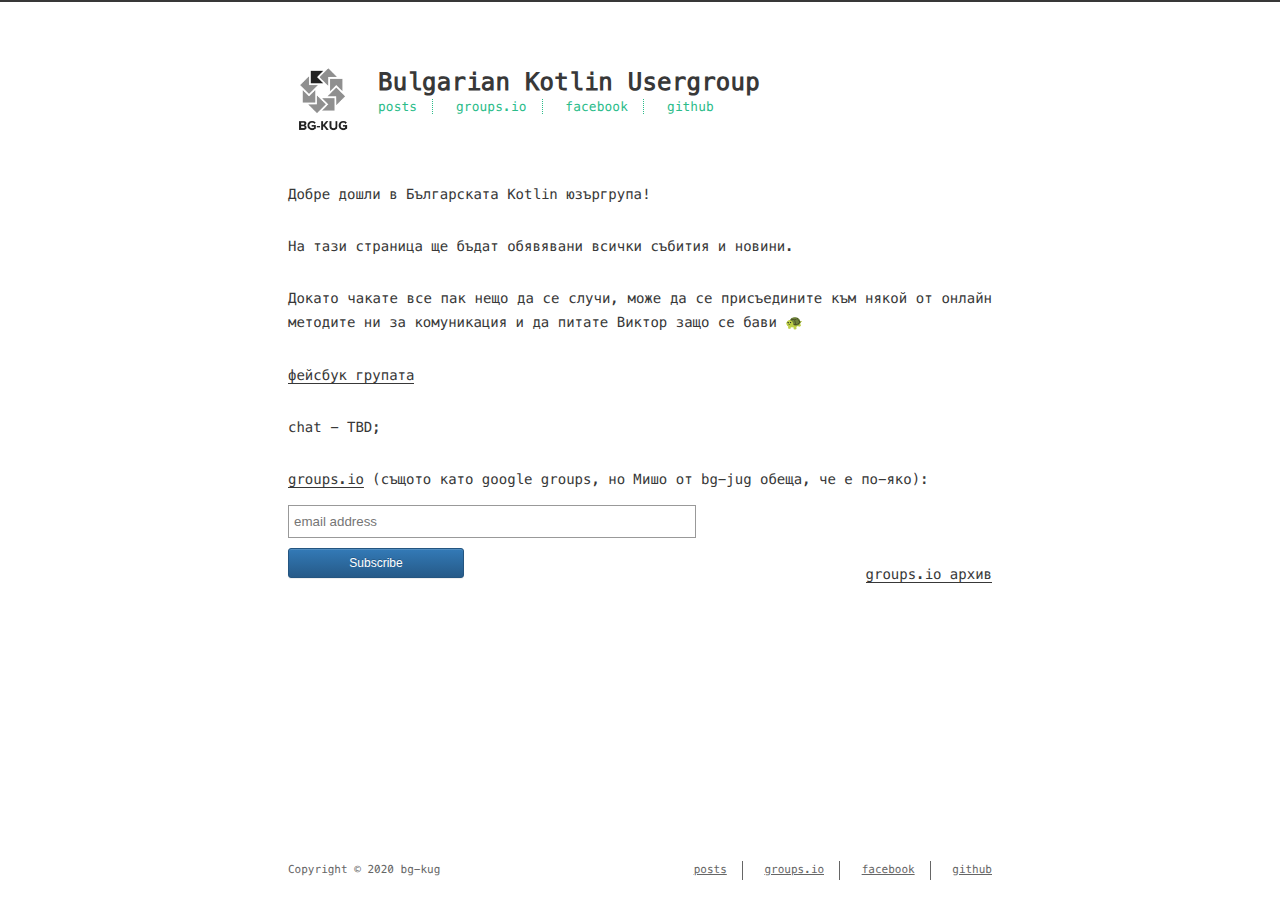
<file: index.html>
<!DOCTYPE html>
<html lang=en>
<head><meta name="generator" content="Hexo 3.9.0">
    <!-- so meta -->
    <meta charset="utf-8">
    <meta http-equiv="X-UA-Compatible" content="IE=edge">
    <meta name="HandheldFriendly" content="True">
    <meta name="viewport" content="width=device-width, initial-scale=1, maximum-scale=1">
    <meta name="description" content="Добре дошли в Българската Kotlin юзъргрупа! На тази страница ще бъдат обявявани всички събития и новини. Докато чакате все пак нещо да се случи, може да се присъедините към някой от онлайн методите ни">
<meta property="og:type" content="website">
<meta property="og:title" content="Welcome to BG-KUG!">
<meta property="og:url" content="https://bg-kug.github.io/index.html">
<meta property="og:site_name" content="Bulgarian Kotlin Usergroup">
<meta property="og:description" content="Добре дошли в Българската Kotlin юзъргрупа! На тази страница ще бъдат обявявани всички събития и новини. Докато чакате все пак нещо да се случи, може да се присъедините към някой от онлайн методите ни">
<meta property="og:locale" content="en">
<meta property="og:updated_time" content="2020-01-13T22:57:33.532Z">
<meta name="twitter:card" content="summary">
<meta name="twitter:title" content="Welcome to BG-KUG!">
<meta name="twitter:description" content="Добре дошли в Българската Kotlin юзъргрупа! На тази страница ще бъдат обявявани всички събития и новини. Докато чакате все пак нещо да се случи, може да се присъедините към някой от онлайн методите ни">
    
    
        
          
              <link rel="shortcut icon" href="/images/favicon.ico">
          
        
        
          
            <link rel="icon" type="image/png" href="/images/android-chrome-192x192.png" sizes="192x192">
          
        
        
          
            <link rel="apple-touch-icon" sizes="180x180" href="/images/apple-touch-icon.png">
          
        
    
    <!-- title -->
    <title>Welcome to BG-KUG!</title>
    <!-- styles -->
    <link rel="stylesheet" href="/css/style.css">
    <!-- persian styles -->
    
      <link rel="stylesheet" href="/css/rtl.css">
    
    <!-- rss -->
    
    
</head>

<body class="max-width mx-auto px3 ltr">
    
    <div class="content index py4">
        
          <header id="header">
  <a href="/">
  
    
      <div id="logo" style="background-image: url(/images/kotlin_avatar.png);"></div>
    
  
    <div id="title">
      <h1>Bulgarian Kotlin Usergroup</h1>
    </div>
  </a>
  <div id="nav">
    <ul>
      <li class="icon">
        <a href="#"><i class="fas fa-bars fa-2x"></i></a>
      </li>
       
        <li><a href="/archives/">posts</a></li>
       
        <li><a href="https://groups.io/g/bg-kug/">groups.io</a></li>
       
        <li><a href="https://www.facebook.com/groups/bgkug/">facebook</a></li>
       
        <li><a href="https://github.com/bg-kug">github</a></li>
      
    </ul>
  </div>
</header>

        
        <article class="post" itemscope itemtype="http://schema.org/BlogPosting">
  

  <div class="content" itemprop="articleBody">
      
          <p>Добре дошли в Българската Kotlin юзъргрупа!</p>
<p>На тази страница ще бъдат обявявани всички събития и новини.</p>
<p>Докато чакате все пак нещо да се случи, може да се присъедините към някой от онлайн методите ни за комуникация и да питате Виктор защо се бави 🐢 </p>
<p><a href="https://www.facebook.com/groups/bgkug/" target="_blank" rel="noopener">фейсбук групата</a> </p>
<p>chat - TBD;</p>
<p><a href="https://groups.io/g/bg-kug/" target="_blank" rel="noopener">groups.io</a> (същото като google groups, но Мишо от bg-jug обеща, че е по-яко):<br>
<div class="classictemplate template" style="display: block;">
                <style type="text/css">
                    #groupsio_embed_signup input {border:1px solid #999; -webkit-appearance:none;}
                    #groupsio_embed_signup .email {display:block; padding:8px 0; margin:0 4% 10px 0; text-indent:5px; width:58%; min-width:130px;}
                    #groupsio_embed_signup #templatearchives {float: right}
                    #groupsio_embed_signup .button {
                
                        width:25%; margin:0 0 10px 0; min-width:90px;
                        background-image: linear-gradient(to bottom,#337ab7 0,#265a88 100%);
                        background-repeat: repeat-x;
                        border-color: #245580;
                        text-shadow: 0 -1px 0 rgba(0,0,0,.2);
                        box-shadow: inset 0 1px 0 rgba(255,255,255,.15),0 1px 1px rgba(0,0,0,.075);
                        padding: 5px 10px;
                        font-size: 12px;
                        line-height: 1.5;
                        border-radius: 3px;
                        color: #fff;
                        background-color: #337ab7;
                        display: inline-block;
                        margin-bottom: 0;
                        font-weight: 400;
                        text-align: center;
                        white-space: nowrap;
                        vertical-align: middle;
                    }
                </style>
                <div id="groupsio_embed_signup">
                <form action="https://groups.io/g/bg-kug/signup?u=4833044916892686538" method="post" id="groupsio-embedded-subscribe-form" name="groupsio-embedded-subscribe-form" target="_blank">
                    <div id="groupsio_embed_signup_scroll">
                        <input type="email" value name="email" class="email" id="email" placeholder="email address" required data-kpxc-id="kpxcpw342845639">
                    
                    <div style="position: absolute; left: -5000px;" aria-hidden="true"><input type="text" name="b_4833044916892686538" tabindex="-1" value></div>
                    <input type="submit" value="Subscribe" name="subscribe" id="groupsio-embedded-subscribe" class="button">
                    <div id="templatearchives"><p><a id="archivelink" href="https://groups.io/g/bg-kug/topics" target="_blank" rel="noopener">groups.io архив</a></p></div>
                </div>
                </form>
            </div>
        </div>  
</p>

        
  </div>
</article>

        
        <footer id="footer">
  <div class="footer-left">
    Copyright &copy; 2020 bg-kug
  </div>
  <div class="footer-right">
    <nav>
      <ul>
         
          <li><a href="/archives/">posts</a></li>
         
          <li><a href="https://groups.io/g/bg-kug/">groups.io</a></li>
         
          <li><a href="https://www.facebook.com/groups/bgkug/">facebook</a></li>
         
          <li><a href="https://github.com/bg-kug">github</a></li>
        
      </ul>
    </nav>
  </div>
</footer>

    </div>
    <!-- styles -->
<link rel="stylesheet" href="/lib/font-awesome/css/all.min.css">
<link rel="stylesheet" href="/lib/justified-gallery/css/justifiedGallery.min.css">

    <!-- jquery -->
<script src="/lib/jquery/jquery.min.js"></script>
<script src="/lib/justified-gallery/js/jquery.justifiedGallery.min.js"></script>
<!-- clipboard -->

<script src="/js/main.js"></script>
<!-- search -->

<!-- Google Analytics -->

<!-- Baidu Analytics -->

<!-- Disqus Comments -->


</body>
</html>
</file>
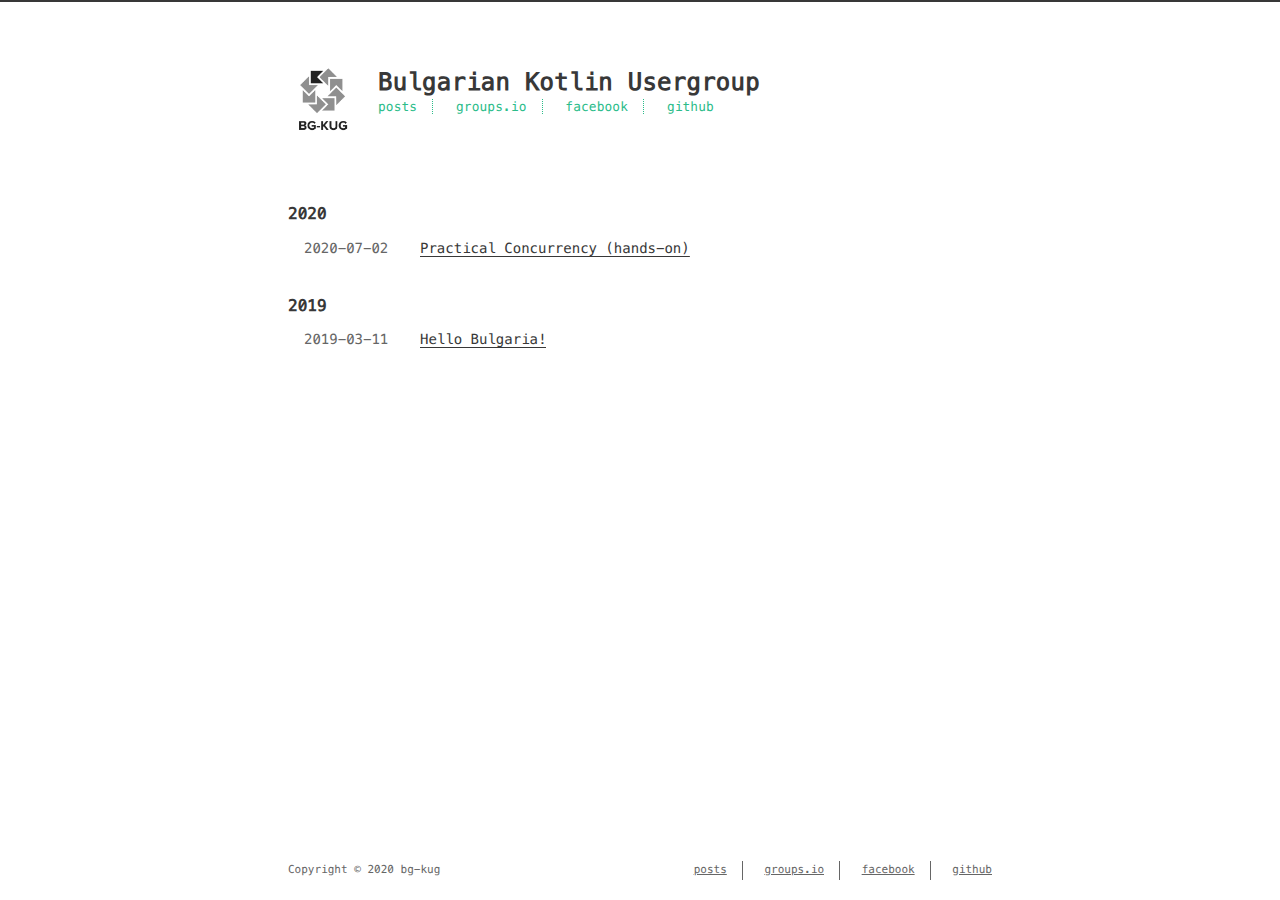
<file: archives/index.html>
<!DOCTYPE html>
<html lang=en>
<head><meta name="generator" content="Hexo 3.9.0">
    <!-- so meta -->
    <meta charset="utf-8">
    <meta http-equiv="X-UA-Compatible" content="IE=edge">
    <meta name="HandheldFriendly" content="True">
    <meta name="viewport" content="width=device-width, initial-scale=1, maximum-scale=1">
    <meta property="og:type" content="website">
<meta property="og:title" content="Bulgarian Kotlin Usergroup">
<meta property="og:url" content="https://bg-kug.github.io/archives/index.html">
<meta property="og:site_name" content="Bulgarian Kotlin Usergroup">
<meta property="og:locale" content="en">
<meta name="twitter:card" content="summary">
<meta name="twitter:title" content="Bulgarian Kotlin Usergroup">
    
    
        
          
              <link rel="shortcut icon" href="/images/favicon.ico">
          
        
        
          
            <link rel="icon" type="image/png" href="/images/android-chrome-192x192.png" sizes="192x192">
          
        
        
          
            <link rel="apple-touch-icon" sizes="180x180" href="/images/apple-touch-icon.png">
          
        
    
    <!-- title -->
    <title>Writing</title>
    <!-- styles -->
    <link rel="stylesheet" href="/css/style.css">
    <!-- persian styles -->
    
      <link rel="stylesheet" href="/css/rtl.css">
    
    <!-- rss -->
    
    
</head>

<body class="max-width mx-auto px3 ltr">
    
    <div class="content index py4">
        
          <header id="header">
  <a href="/">
  
    
      <div id="logo" style="background-image: url(/images/kotlin_avatar.png);"></div>
    
  
    <div id="title">
      <h1>Bulgarian Kotlin Usergroup</h1>
    </div>
  </a>
  <div id="nav">
    <ul>
      <li class="icon">
        <a href="#"><i class="fas fa-bars fa-2x"></i></a>
      </li>
       
        <li><a href="/archives/">posts</a></li>
       
        <li><a href="https://groups.io/g/bg-kug/">groups.io</a></li>
       
        <li><a href="https://www.facebook.com/groups/bgkug/">facebook</a></li>
       
        <li><a href="https://github.com/bg-kug">github</a></li>
      
    </ul>
  </div>
</header>

        
        <div id="archive">
  <ul class="post-list">
    
    
    
    
      
      
      
      
        <h2>2020</h2>
      
      <li class="post-item">
        
    <div class="meta">
      
        
          <time datetime="2020-07-02T06:37:36.000Z" itemprop="datePublished">2020-07-02</time>
        
      
    </div>


        <span>
    
        <a class="" href="/2020/07/02/Practical-Concurrency-hands-on/">Practical Concurrency (hands-on)</a>
    


</span>
      </li>
    
      
      
      
      
        <h2>2019</h2>
      
      <li class="post-item">
        
    <div class="meta">
      
        
          <time datetime="2019-03-10T22:00:00.000Z" itemprop="datePublished">2019-03-11</time>
        
      
    </div>


        <span>
    
        <a class="" href="/2019/03/11/hello-bulgaria/">Hello Bulgaria!</a>
    


</span>
      </li>
    
  </ul>
  

</div>

        
        <footer id="footer">
  <div class="footer-left">
    Copyright &copy; 2020 bg-kug
  </div>
  <div class="footer-right">
    <nav>
      <ul>
         
          <li><a href="/archives/">posts</a></li>
         
          <li><a href="https://groups.io/g/bg-kug/">groups.io</a></li>
         
          <li><a href="https://www.facebook.com/groups/bgkug/">facebook</a></li>
         
          <li><a href="https://github.com/bg-kug">github</a></li>
        
      </ul>
    </nav>
  </div>
</footer>

    </div>
    <!-- styles -->
<link rel="stylesheet" href="/lib/font-awesome/css/all.min.css">
<link rel="stylesheet" href="/lib/justified-gallery/css/justifiedGallery.min.css">

    <!-- jquery -->
<script src="/lib/jquery/jquery.min.js"></script>
<script src="/lib/justified-gallery/js/jquery.justifiedGallery.min.js"></script>
<!-- clipboard -->

<script src="/js/main.js"></script>
<!-- search -->

<!-- Google Analytics -->

<!-- Baidu Analytics -->

<!-- Disqus Comments -->


</body>
</html>
</file>
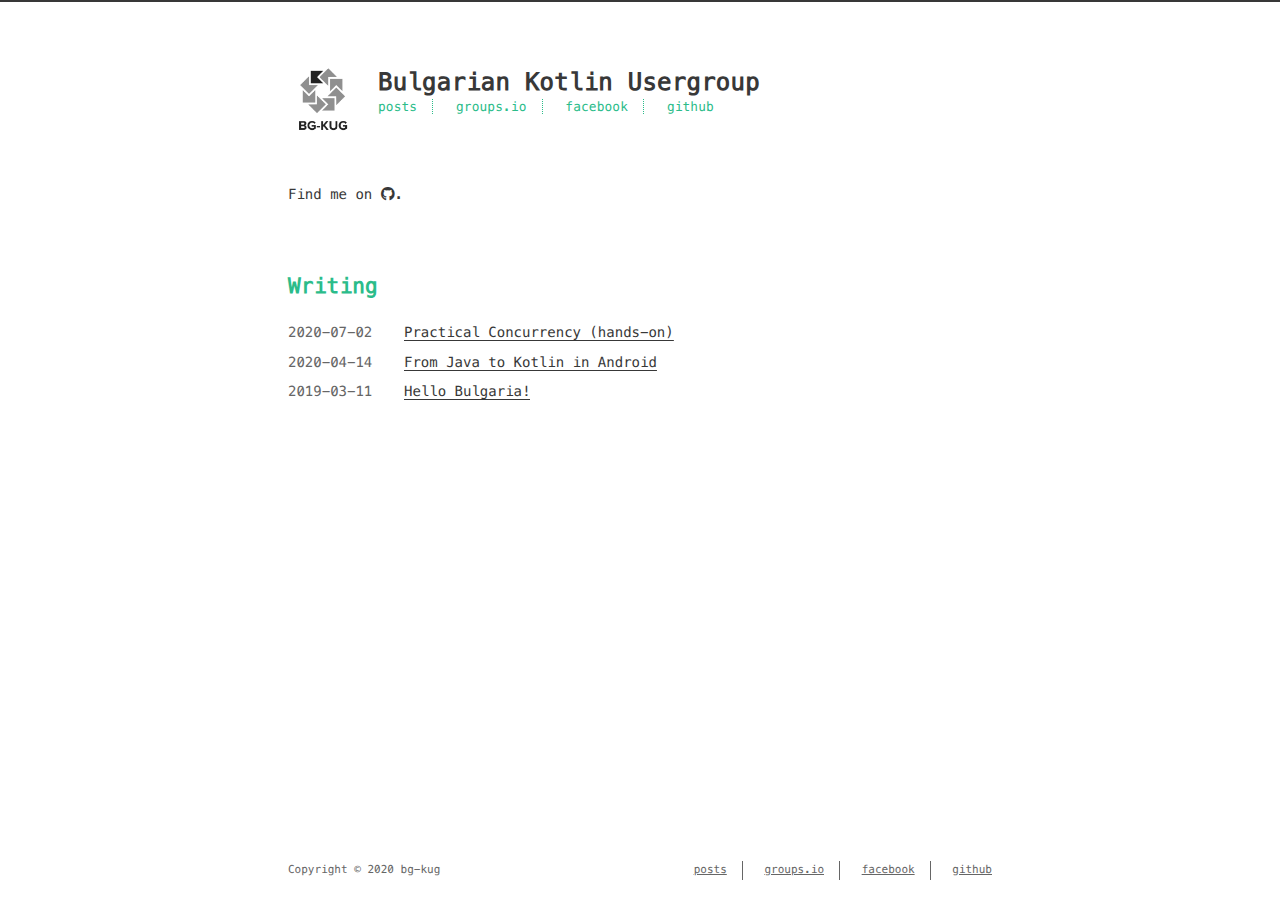
<file: home/index.html>
<!DOCTYPE html>
<html lang=en>
<head><meta name="generator" content="Hexo 3.9.0">
    <!-- so meta -->
    <meta charset="utf-8">
    <meta http-equiv="X-UA-Compatible" content="IE=edge">
    <meta name="HandheldFriendly" content="True">
    <meta name="viewport" content="width=device-width, initial-scale=1, maximum-scale=1">
    <meta property="og:type" content="website">
<meta property="og:title" content="Bulgarian Kotlin Usergroup">
<meta property="og:url" content="https://bg-kug.github.io/home/index.html">
<meta property="og:site_name" content="Bulgarian Kotlin Usergroup">
<meta property="og:locale" content="en">
<meta name="twitter:card" content="summary">
<meta name="twitter:title" content="Bulgarian Kotlin Usergroup">
    
    
        
          
              <link rel="shortcut icon" href="/images/favicon.ico">
          
        
        
          
            <link rel="icon" type="image/png" href="/images/android-chrome-192x192.png" sizes="192x192">
          
        
        
          
            <link rel="apple-touch-icon" sizes="180x180" href="/images/apple-touch-icon.png">
          
        
    
    <!-- title -->
    <title>Bulgarian Kotlin Usergroup</title>
    <!-- styles -->
    <link rel="stylesheet" href="/css/style.css">
    <!-- persian styles -->
    
      <link rel="stylesheet" href="/css/rtl.css">
    
    <!-- rss -->
    
    
</head>

<body class="max-width mx-auto px3 ltr">
    
    <div class="content index py4">
        
          <header id="header">
  <a href="/">
  
    
      <div id="logo" style="background-image: url(/images/kotlin_avatar.png);"></div>
    
  
    <div id="title">
      <h1>Bulgarian Kotlin Usergroup</h1>
    </div>
  </a>
  <div id="nav">
    <ul>
      <li class="icon">
        <a href="#"><i class="fas fa-bars fa-2x"></i></a>
      </li>
       
        <li><a href="/archives/">posts</a></li>
       
        <li><a href="https://groups.io/g/bg-kug/">groups.io</a></li>
       
        <li><a href="https://www.facebook.com/groups/bgkug/">facebook</a></li>
       
        <li><a href="https://github.com/bg-kug">github</a></li>
      
    </ul>
  </div>
</header>

        
        <section id="about">
  
  
    <p>
      Find me on
      
      
      
        
          <a class="icon" target="_blank" rel="noopener" href="https://github.com/bg-kug">
            <i class="fab fa-github"></i><!--
      ---></a><!--
    ---><!--
    --->.
        
      
    </p>
  
</section>

<section id="writing">
  <span class="h1"><a href="/archives">Writing</a></span>
  
  <ul class="post-list">
    
    
      
    
    
      <li class="post-item">
        
    <div class="meta">
      
        
          <time datetime="2020-07-02T06:37:36.000Z" itemprop="datePublished">2020-07-02</time>
        
      
    </div>


        <span>
    
        <a class="" href="/2020/07/02/Practical-Concurrency-hands-on/">Practical Concurrency (hands-on)</a>
    


</span>
      </li>
    
      <li class="post-item">
        
    <div class="meta">
      
        
          <time datetime="2020-04-14T09:15:03.000Z" itemprop="datePublished">2020-04-14</time>
        
      
    </div>


        <span>
    
        <a class="" href="/2020/04/14/From-Java-to-Kotlin-in-Android/">From Java to Kotlin in Android</a>
    


</span>
      </li>
    
      <li class="post-item">
        
    <div class="meta">
      
        
          <time datetime="2019-03-10T22:00:00.000Z" itemprop="datePublished">2019-03-11</time>
        
      
    </div>


        <span>
    
        <a class="" href="/2019/03/11/hello-bulgaria/">Hello Bulgaria!</a>
    


</span>
      </li>
    
  </ul>
  
    

  
</section>



        
        <footer id="footer">
  <div class="footer-left">
    Copyright &copy; 2020 bg-kug
  </div>
  <div class="footer-right">
    <nav>
      <ul>
         
          <li><a href="/archives/">posts</a></li>
         
          <li><a href="https://groups.io/g/bg-kug/">groups.io</a></li>
         
          <li><a href="https://www.facebook.com/groups/bgkug/">facebook</a></li>
         
          <li><a href="https://github.com/bg-kug">github</a></li>
        
      </ul>
    </nav>
  </div>
</footer>

    </div>
    <!-- styles -->
<link rel="stylesheet" href="/lib/font-awesome/css/all.min.css">
<link rel="stylesheet" href="/lib/justified-gallery/css/justifiedGallery.min.css">

    <!-- jquery -->
<script src="/lib/jquery/jquery.min.js"></script>
<script src="/lib/justified-gallery/js/jquery.justifiedGallery.min.js"></script>
<!-- clipboard -->

<script src="/js/main.js"></script>
<!-- search -->

<!-- Google Analytics -->

<!-- Baidu Analytics -->

<!-- Disqus Comments -->


</body>
</html>
</file>
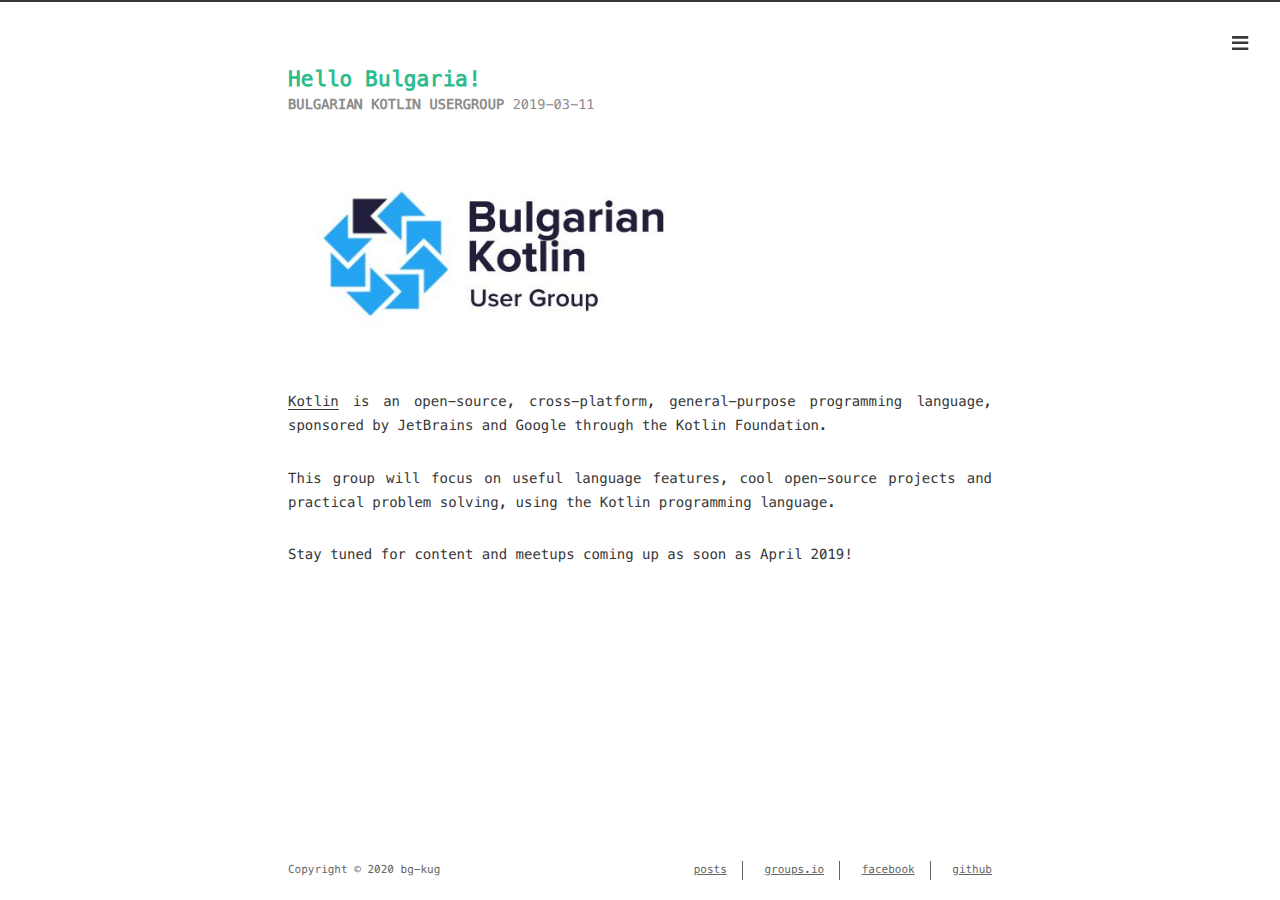
<file: 2019/03/11/hello-bulgaria/index.html>
<!DOCTYPE html>
<html lang=en>
<head><meta name="generator" content="Hexo 3.9.0">
    <!-- so meta -->
    <meta charset="utf-8">
    <meta http-equiv="X-UA-Compatible" content="IE=edge">
    <meta name="HandheldFriendly" content="True">
    <meta name="viewport" content="width=device-width, initial-scale=1, maximum-scale=1">
    <meta name="description" content="Kotlin is an open-source, cross-platform, general-purpose programming language, sponsored by JetBrains and Google through the Kotlin Foundation. This group will focus on useful language features, coo">
<meta property="og:type" content="article">
<meta property="og:title" content="Hello Bulgaria!">
<meta property="og:url" content="https://bg-kug.github.io/2019/03/11/hello-bulgaria/index.html">
<meta property="og:site_name" content="Bulgarian Kotlin Usergroup">
<meta property="og:description" content="Kotlin is an open-source, cross-platform, general-purpose programming language, sponsored by JetBrains and Google through the Kotlin Foundation. This group will focus on useful language features, coo">
<meta property="og:locale" content="en">
<meta property="og:image" content="https://bg-kug.github.io/images/kotlin_wide_logo.jpg">
<meta property="og:updated_time" content="2020-01-13T21:57:08.798Z">
<meta name="twitter:card" content="summary">
<meta name="twitter:title" content="Hello Bulgaria!">
<meta name="twitter:description" content="Kotlin is an open-source, cross-platform, general-purpose programming language, sponsored by JetBrains and Google through the Kotlin Foundation. This group will focus on useful language features, coo">
<meta name="twitter:image" content="https://bg-kug.github.io/images/kotlin_wide_logo.jpg">
    
    
        
          
              <link rel="shortcut icon" href="/images/favicon.ico">
          
        
        
          
            <link rel="icon" type="image/png" href="/images/android-chrome-192x192.png" sizes="192x192">
          
        
        
          
            <link rel="apple-touch-icon" sizes="180x180" href="/images/apple-touch-icon.png">
          
        
    
    <!-- title -->
    <title>Hello Bulgaria!</title>
    <!-- styles -->
    <link rel="stylesheet" href="/css/style.css">
    <!-- persian styles -->
    
      <link rel="stylesheet" href="/css/rtl.css">
    
    <!-- rss -->
    
    
</head>

<body class="max-width mx-auto px3 ltr">
    
      <div id="header-post">
  <a id="menu-icon" href="#"><i class="fas fa-bars fa-lg"></i></a>
  <a id="menu-icon-tablet" href="#"><i class="fas fa-bars fa-lg"></i></a>
  <a id="top-icon-tablet" href="#" onclick="$('html, body').animate({ scrollTop: 0 }, 'fast');" style="display:none;"><i class="fas fa-chevron-up fa-lg"></i></a>
  <span id="menu">
    <span id="nav">
      <ul>
         
          <li><a href="/archives/">posts</a></li>
         
          <li><a href="https://groups.io/g/bg-kug/">groups.io</a></li>
         
          <li><a href="https://www.facebook.com/groups/bgkug/">facebook</a></li>
         
          <li><a href="https://github.com/bg-kug">github</a></li>
        
      </ul>
    </span>
    <br/>
    <span id="actions">
      <ul>
        
        <li><a class="icon" href="/2020/04/14/From-Java-to-Kotlin-in-Android/"><i class="fas fa-chevron-left" aria-hidden="true" onmouseover="$('#i-prev').toggle();" onmouseout="$('#i-prev').toggle();"></i></a></li>
        
        
        <li><a class="icon" href="#" onclick="$('html, body').animate({ scrollTop: 0 }, 'fast');"><i class="fas fa-chevron-up" aria-hidden="true" onmouseover="$('#i-top').toggle();" onmouseout="$('#i-top').toggle();"></i></a></li>
        <li><a class="icon" href="#"><i class="fas fa-share-alt" aria-hidden="true" onmouseover="$('#i-share').toggle();" onmouseout="$('#i-share').toggle();" onclick="$('#share').toggle();return false;"></i></a></li>
      </ul>
      <span id="i-prev" class="info" style="display:none;">Previous post</span>
      <span id="i-next" class="info" style="display:none;">Next post</span>
      <span id="i-top" class="info" style="display:none;">Back to top</span>
      <span id="i-share" class="info" style="display:none;">Share post</span>
    </span>
    <br/>
    <div id="share" style="display: none">
      <ul>
  <li><a class="icon" href="http://www.facebook.com/sharer.php?u=https://bg-kug.github.io/2019/03/11/hello-bulgaria/"><i class="fab fa-facebook " aria-hidden="true"></i></a></li>
  <li><a class="icon" href="https://twitter.com/share?url=https://bg-kug.github.io/2019/03/11/hello-bulgaria/&text=Hello Bulgaria!"><i class="fab fa-twitter " aria-hidden="true"></i></a></li>
  <li><a class="icon" href="http://www.linkedin.com/shareArticle?url=https://bg-kug.github.io/2019/03/11/hello-bulgaria/&title=Hello Bulgaria!"><i class="fab fa-linkedin " aria-hidden="true"></i></a></li>
  <li><a class="icon" href="https://pinterest.com/pin/create/bookmarklet/?url=https://bg-kug.github.io/2019/03/11/hello-bulgaria/&is_video=false&description=Hello Bulgaria!"><i class="fab fa-pinterest " aria-hidden="true"></i></a></li>
  <li><a class="icon" href="mailto:?subject=Hello Bulgaria!&body=Check out this article: https://bg-kug.github.io/2019/03/11/hello-bulgaria/"><i class="fas fa-envelope " aria-hidden="true"></i></a></li>
  <li><a class="icon" href="https://getpocket.com/save?url=https://bg-kug.github.io/2019/03/11/hello-bulgaria/&title=Hello Bulgaria!"><i class="fab fa-get-pocket " aria-hidden="true"></i></a></li>
  <li><a class="icon" href="http://reddit.com/submit?url=https://bg-kug.github.io/2019/03/11/hello-bulgaria/&title=Hello Bulgaria!"><i class="fab fa-reddit " aria-hidden="true"></i></a></li>
  <li><a class="icon" href="http://www.stumbleupon.com/submit?url=https://bg-kug.github.io/2019/03/11/hello-bulgaria/&title=Hello Bulgaria!"><i class="fab fa-stumbleupon " aria-hidden="true"></i></a></li>
  <li><a class="icon" href="http://digg.com/submit?url=https://bg-kug.github.io/2019/03/11/hello-bulgaria/&title=Hello Bulgaria!"><i class="fab fa-digg " aria-hidden="true"></i></a></li>
  <li><a class="icon" href="http://www.tumblr.com/share/link?url=https://bg-kug.github.io/2019/03/11/hello-bulgaria/&name=Hello Bulgaria!&description="><i class="fab fa-tumblr " aria-hidden="true"></i></a></li>
  <li><a class="icon" href="https://news.ycombinator.com/submitlink?u=https://bg-kug.github.io/2019/03/11/hello-bulgaria/&t=Hello Bulgaria!"><i class="fab fa-hacker-news " aria-hidden="true"></i></a></li>
</ul>

    </div>
    <div id="toc">
      
    </div>
  </span>
</div>

    
    <div class="content index py4">
        
        <article class="post" itemscope itemtype="http://schema.org/BlogPosting">
  <header>
    
    <h1 class="posttitle" itemprop="name headline">
        Hello Bulgaria!
    </h1>



    <div class="meta">
      <span class="author" itemprop="author" itemscope itemtype="http://schema.org/Person">
        <span itemprop="name">Bulgarian Kotlin Usergroup</span>
      </span>
      
    <div class="postdate">
      
        <time datetime="2019-03-10T22:00:00.000Z" itemprop="datePublished">2019-03-11</time>
        
      
    </div>


      

      

    </div>
  </header>
  

  <div class="content" itemprop="articleBody">
    <p><img src="/images/kotlin_wide_logo.jpg" alt></p>
<p><a href="https://kotlinlang.org/" target="_blank" rel="noopener">Kotlin</a> is an open-source, cross-platform, general-purpose programming language, sponsored by JetBrains and Google through the Kotlin Foundation.</p>
<p>This group will focus on useful language features, cool open-source projects and practical problem solving, using the Kotlin programming language.</p>
<p>Stay tuned for content and meetups coming up as soon as April 2019!</p>

  </div>
</article>



        
          <div id="footer-post-container">
  <div id="footer-post">

    <div id="nav-footer" style="display: none">
      <ul>
         
          <li><a href="/archives/">posts</a></li>
         
          <li><a href="https://groups.io/g/bg-kug/">groups.io</a></li>
         
          <li><a href="https://www.facebook.com/groups/bgkug/">facebook</a></li>
         
          <li><a href="https://github.com/bg-kug">github</a></li>
        
      </ul>
    </div>

    <div id="toc-footer" style="display: none">
      
    </div>

    <div id="share-footer" style="display: none">
      <ul>
  <li><a class="icon" href="http://www.facebook.com/sharer.php?u=https://bg-kug.github.io/2019/03/11/hello-bulgaria/"><i class="fab fa-facebook fa-lg" aria-hidden="true"></i></a></li>
  <li><a class="icon" href="https://twitter.com/share?url=https://bg-kug.github.io/2019/03/11/hello-bulgaria/&text=Hello Bulgaria!"><i class="fab fa-twitter fa-lg" aria-hidden="true"></i></a></li>
  <li><a class="icon" href="http://www.linkedin.com/shareArticle?url=https://bg-kug.github.io/2019/03/11/hello-bulgaria/&title=Hello Bulgaria!"><i class="fab fa-linkedin fa-lg" aria-hidden="true"></i></a></li>
  <li><a class="icon" href="https://pinterest.com/pin/create/bookmarklet/?url=https://bg-kug.github.io/2019/03/11/hello-bulgaria/&is_video=false&description=Hello Bulgaria!"><i class="fab fa-pinterest fa-lg" aria-hidden="true"></i></a></li>
  <li><a class="icon" href="mailto:?subject=Hello Bulgaria!&body=Check out this article: https://bg-kug.github.io/2019/03/11/hello-bulgaria/"><i class="fas fa-envelope fa-lg" aria-hidden="true"></i></a></li>
  <li><a class="icon" href="https://getpocket.com/save?url=https://bg-kug.github.io/2019/03/11/hello-bulgaria/&title=Hello Bulgaria!"><i class="fab fa-get-pocket fa-lg" aria-hidden="true"></i></a></li>
  <li><a class="icon" href="http://reddit.com/submit?url=https://bg-kug.github.io/2019/03/11/hello-bulgaria/&title=Hello Bulgaria!"><i class="fab fa-reddit fa-lg" aria-hidden="true"></i></a></li>
  <li><a class="icon" href="http://www.stumbleupon.com/submit?url=https://bg-kug.github.io/2019/03/11/hello-bulgaria/&title=Hello Bulgaria!"><i class="fab fa-stumbleupon fa-lg" aria-hidden="true"></i></a></li>
  <li><a class="icon" href="http://digg.com/submit?url=https://bg-kug.github.io/2019/03/11/hello-bulgaria/&title=Hello Bulgaria!"><i class="fab fa-digg fa-lg" aria-hidden="true"></i></a></li>
  <li><a class="icon" href="http://www.tumblr.com/share/link?url=https://bg-kug.github.io/2019/03/11/hello-bulgaria/&name=Hello Bulgaria!&description="><i class="fab fa-tumblr fa-lg" aria-hidden="true"></i></a></li>
  <li><a class="icon" href="https://news.ycombinator.com/submitlink?u=https://bg-kug.github.io/2019/03/11/hello-bulgaria/&t=Hello Bulgaria!"><i class="fab fa-hacker-news fa-lg" aria-hidden="true"></i></a></li>
</ul>

    </div>

    <div id="actions-footer">
        <a id="menu" class="icon" href="#" onclick="$('#nav-footer').toggle();return false;"><i class="fas fa-bars fa-lg" aria-hidden="true"></i> Menu</a>
        <a id="toc" class="icon" href="#" onclick="$('#toc-footer').toggle();return false;"><i class="fas fa-list fa-lg" aria-hidden="true"></i> TOC</a>
        <a id="share" class="icon" href="#" onclick="$('#share-footer').toggle();return false;"><i class="fas fa-share-alt fa-lg" aria-hidden="true"></i> Share</a>
        <a id="top" style="display:none" class="icon" href="#" onclick="$('html, body').animate({ scrollTop: 0 }, 'fast');"><i class="fas fa-chevron-up fa-lg" aria-hidden="true"></i> Top</a>
    </div>

  </div>
</div>

        
        <footer id="footer">
  <div class="footer-left">
    Copyright &copy; 2020 bg-kug
  </div>
  <div class="footer-right">
    <nav>
      <ul>
         
          <li><a href="/archives/">posts</a></li>
         
          <li><a href="https://groups.io/g/bg-kug/">groups.io</a></li>
         
          <li><a href="https://www.facebook.com/groups/bgkug/">facebook</a></li>
         
          <li><a href="https://github.com/bg-kug">github</a></li>
        
      </ul>
    </nav>
  </div>
</footer>

    </div>
    <!-- styles -->
<link rel="stylesheet" href="/lib/font-awesome/css/all.min.css">
<link rel="stylesheet" href="/lib/justified-gallery/css/justifiedGallery.min.css">

    <!-- jquery -->
<script src="/lib/jquery/jquery.min.js"></script>
<script src="/lib/justified-gallery/js/jquery.justifiedGallery.min.js"></script>
<!-- clipboard -->

  <script src="/lib/clipboard/clipboard.min.js"></script>
  <script type="text/javascript">
  $(function() {
    // copy-btn HTML
    var btn = "<span class=\"btn-copy tooltipped tooltipped-sw\" aria-label=\"Copy to clipboard!\">";
    btn += '<i class="far fa-clone"></i>';
    btn += '</span>'; 
    // mount it!
    $(".highlight table").before(btn);
    var clip = new ClipboardJS('.btn-copy', {
      text: function(trigger) {
        return Array.from(trigger.nextElementSibling.querySelectorAll('.code')).reduce((str,it)=>str+it.innerText+'\n','')
      }
    });
    clip.on('success', function(e) {
      e.trigger.setAttribute('aria-label', "Copied!");
      e.clearSelection();
    })
  })
  </script>

<script src="/js/main.js"></script>
<!-- search -->

<!-- Google Analytics -->

<!-- Baidu Analytics -->

<!-- Disqus Comments -->


</body>
</html>
</file>
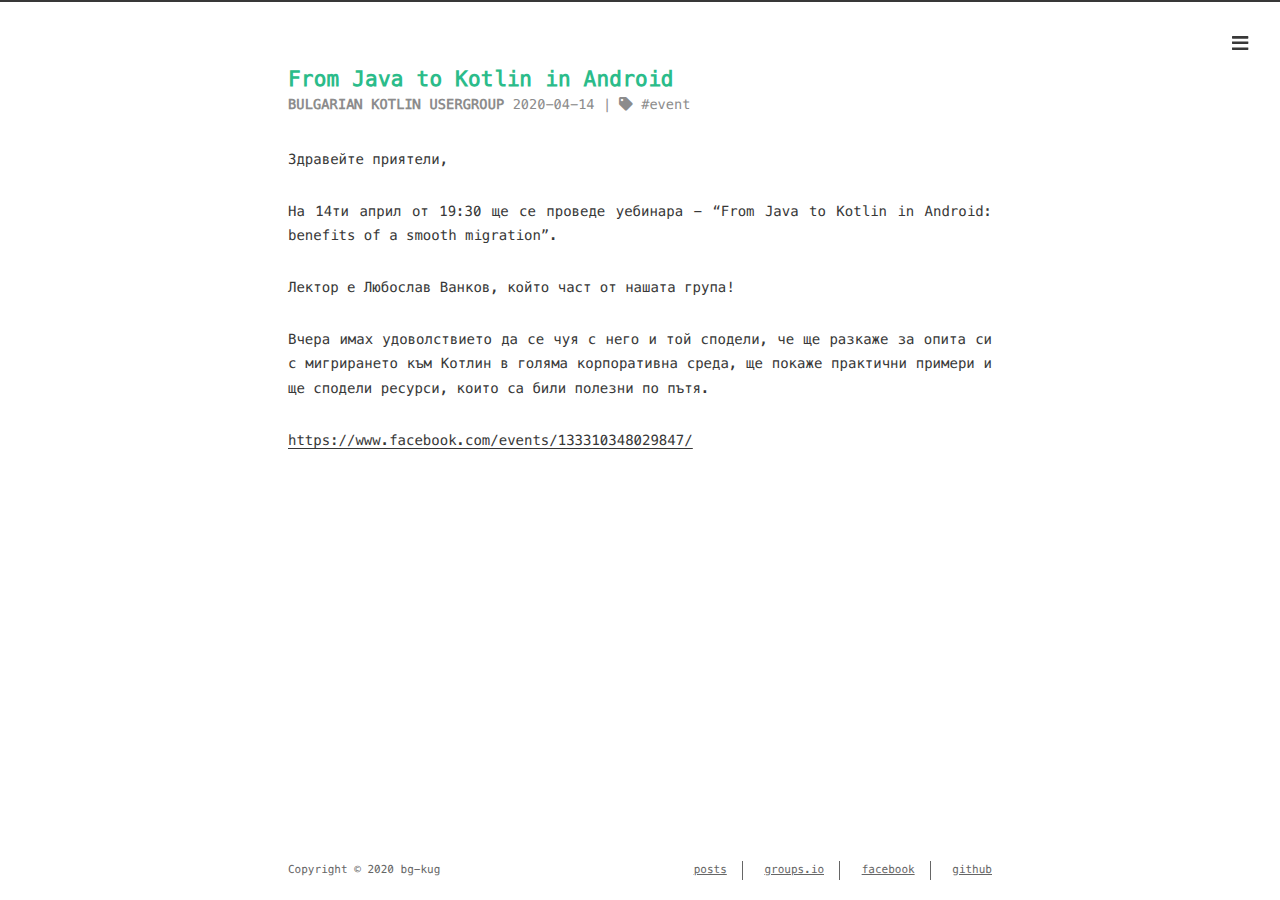
<file: 2020/04/14/From-Java-to-Kotlin-in-Android/index.html>
<!DOCTYPE html>
<html lang=en>
<head><meta name="generator" content="Hexo 3.9.0">
    <!-- so meta -->
    <meta charset="utf-8">
    <meta http-equiv="X-UA-Compatible" content="IE=edge">
    <meta name="HandheldFriendly" content="True">
    <meta name="viewport" content="width=device-width, initial-scale=1, maximum-scale=1">
    <meta name="description" content="Здравейте приятели, На 14ти април от 19:30 ще се проведе уебинара - “From Java to Kotlin in Android: benefits of a smooth migration”. Лектор е Любослав Ванков, който част от нашата група! Вчера имах у">
<meta name="keywords" content="event">
<meta property="og:type" content="article">
<meta property="og:title" content="From Java to Kotlin in Android">
<meta property="og:url" content="https://bg-kug.github.io/2020/04/14/From-Java-to-Kotlin-in-Android/index.html">
<meta property="og:site_name" content="Bulgarian Kotlin Usergroup">
<meta property="og:description" content="Здравейте приятели, На 14ти април от 19:30 ще се проведе уебинара - “From Java to Kotlin in Android: benefits of a smooth migration”. Лектор е Любослав Ванков, който част от нашата група! Вчера имах у">
<meta property="og:locale" content="en">
<meta property="og:updated_time" content="2020-07-02T09:20:46.470Z">
<meta name="twitter:card" content="summary">
<meta name="twitter:title" content="From Java to Kotlin in Android">
<meta name="twitter:description" content="Здравейте приятели, На 14ти април от 19:30 ще се проведе уебинара - “From Java to Kotlin in Android: benefits of a smooth migration”. Лектор е Любослав Ванков, който част от нашата група! Вчера имах у">
    
    
        
          
              <link rel="shortcut icon" href="/images/favicon.ico">
          
        
        
          
            <link rel="icon" type="image/png" href="/images/android-chrome-192x192.png" sizes="192x192">
          
        
        
          
            <link rel="apple-touch-icon" sizes="180x180" href="/images/apple-touch-icon.png">
          
        
    
    <!-- title -->
    <title>From Java to Kotlin in Android</title>
    <!-- styles -->
    <link rel="stylesheet" href="/css/style.css">
    <!-- persian styles -->
    
      <link rel="stylesheet" href="/css/rtl.css">
    
    <!-- rss -->
    
    
</head>

<body class="max-width mx-auto px3 ltr">
    
      <div id="header-post">
  <a id="menu-icon" href="#"><i class="fas fa-bars fa-lg"></i></a>
  <a id="menu-icon-tablet" href="#"><i class="fas fa-bars fa-lg"></i></a>
  <a id="top-icon-tablet" href="#" onclick="$('html, body').animate({ scrollTop: 0 }, 'fast');" style="display:none;"><i class="fas fa-chevron-up fa-lg"></i></a>
  <span id="menu">
    <span id="nav">
      <ul>
         
          <li><a href="/archives/">posts</a></li>
         
          <li><a href="https://groups.io/g/bg-kug/">groups.io</a></li>
         
          <li><a href="https://www.facebook.com/groups/bgkug/">facebook</a></li>
         
          <li><a href="https://github.com/bg-kug">github</a></li>
        
      </ul>
    </span>
    <br/>
    <span id="actions">
      <ul>
        
        <li><a class="icon" href="/2020/07/02/Practical-Concurrency-hands-on/"><i class="fas fa-chevron-left" aria-hidden="true" onmouseover="$('#i-prev').toggle();" onmouseout="$('#i-prev').toggle();"></i></a></li>
        
        
        <li><a class="icon" href="/2019/03/11/hello-bulgaria/"><i class="fas fa-chevron-right" aria-hidden="true" onmouseover="$('#i-next').toggle();" onmouseout="$('#i-next').toggle();"></i></a></li>
        
        <li><a class="icon" href="#" onclick="$('html, body').animate({ scrollTop: 0 }, 'fast');"><i class="fas fa-chevron-up" aria-hidden="true" onmouseover="$('#i-top').toggle();" onmouseout="$('#i-top').toggle();"></i></a></li>
        <li><a class="icon" href="#"><i class="fas fa-share-alt" aria-hidden="true" onmouseover="$('#i-share').toggle();" onmouseout="$('#i-share').toggle();" onclick="$('#share').toggle();return false;"></i></a></li>
      </ul>
      <span id="i-prev" class="info" style="display:none;">Previous post</span>
      <span id="i-next" class="info" style="display:none;">Next post</span>
      <span id="i-top" class="info" style="display:none;">Back to top</span>
      <span id="i-share" class="info" style="display:none;">Share post</span>
    </span>
    <br/>
    <div id="share" style="display: none">
      <ul>
  <li><a class="icon" href="http://www.facebook.com/sharer.php?u=https://bg-kug.github.io/2020/04/14/From-Java-to-Kotlin-in-Android/"><i class="fab fa-facebook " aria-hidden="true"></i></a></li>
  <li><a class="icon" href="https://twitter.com/share?url=https://bg-kug.github.io/2020/04/14/From-Java-to-Kotlin-in-Android/&text=From Java to Kotlin in Android"><i class="fab fa-twitter " aria-hidden="true"></i></a></li>
  <li><a class="icon" href="http://www.linkedin.com/shareArticle?url=https://bg-kug.github.io/2020/04/14/From-Java-to-Kotlin-in-Android/&title=From Java to Kotlin in Android"><i class="fab fa-linkedin " aria-hidden="true"></i></a></li>
  <li><a class="icon" href="https://pinterest.com/pin/create/bookmarklet/?url=https://bg-kug.github.io/2020/04/14/From-Java-to-Kotlin-in-Android/&is_video=false&description=From Java to Kotlin in Android"><i class="fab fa-pinterest " aria-hidden="true"></i></a></li>
  <li><a class="icon" href="mailto:?subject=From Java to Kotlin in Android&body=Check out this article: https://bg-kug.github.io/2020/04/14/From-Java-to-Kotlin-in-Android/"><i class="fas fa-envelope " aria-hidden="true"></i></a></li>
  <li><a class="icon" href="https://getpocket.com/save?url=https://bg-kug.github.io/2020/04/14/From-Java-to-Kotlin-in-Android/&title=From Java to Kotlin in Android"><i class="fab fa-get-pocket " aria-hidden="true"></i></a></li>
  <li><a class="icon" href="http://reddit.com/submit?url=https://bg-kug.github.io/2020/04/14/From-Java-to-Kotlin-in-Android/&title=From Java to Kotlin in Android"><i class="fab fa-reddit " aria-hidden="true"></i></a></li>
  <li><a class="icon" href="http://www.stumbleupon.com/submit?url=https://bg-kug.github.io/2020/04/14/From-Java-to-Kotlin-in-Android/&title=From Java to Kotlin in Android"><i class="fab fa-stumbleupon " aria-hidden="true"></i></a></li>
  <li><a class="icon" href="http://digg.com/submit?url=https://bg-kug.github.io/2020/04/14/From-Java-to-Kotlin-in-Android/&title=From Java to Kotlin in Android"><i class="fab fa-digg " aria-hidden="true"></i></a></li>
  <li><a class="icon" href="http://www.tumblr.com/share/link?url=https://bg-kug.github.io/2020/04/14/From-Java-to-Kotlin-in-Android/&name=From Java to Kotlin in Android&description="><i class="fab fa-tumblr " aria-hidden="true"></i></a></li>
  <li><a class="icon" href="https://news.ycombinator.com/submitlink?u=https://bg-kug.github.io/2020/04/14/From-Java-to-Kotlin-in-Android/&t=From Java to Kotlin in Android"><i class="fab fa-hacker-news " aria-hidden="true"></i></a></li>
</ul>

    </div>
    <div id="toc">
      
    </div>
  </span>
</div>

    
    <div class="content index py4">
        
        <article class="post" itemscope itemtype="http://schema.org/BlogPosting">
  <header>
    
    <h1 class="posttitle" itemprop="name headline">
        From Java to Kotlin in Android
    </h1>



    <div class="meta">
      <span class="author" itemprop="author" itemscope itemtype="http://schema.org/Person">
        <span itemprop="name">Bulgarian Kotlin Usergroup</span>
      </span>
      
    <div class="postdate">
      
        <time datetime="2020-04-14T09:15:03.000Z" itemprop="datePublished">2020-04-14</time>
        
      
    </div>


      

      
    <div class="article-tag">
        <i class="fas fa-tag"></i>
        <a class="tag-link" href="/tags/event/">event</a>
    </div>


    </div>
  </header>
  

  <div class="content" itemprop="articleBody">
    <p>Здравейте приятели,</p>
<p>На 14ти април от 19:30 ще се проведе уебинара - “From Java to Kotlin in Android: benefits of a smooth migration”.</p>
<p>Лектор е Любослав Ванков, който част от нашата група!</p>
<p>Вчера имах удоволствието да се чуя с него и той сподели, че ще разкаже за опита си с мигрирането към Котлин в голяма корпоративна среда, ще покаже практични примери и ще сподели ресурси, които са били полезни по пътя.</p>
<p><a href="https://www.facebook.com/events/133310348029847/" target="_blank" rel="noopener">https://www.facebook.com/events/133310348029847/</a></p>

  </div>
</article>



        
          <div id="footer-post-container">
  <div id="footer-post">

    <div id="nav-footer" style="display: none">
      <ul>
         
          <li><a href="/archives/">posts</a></li>
         
          <li><a href="https://groups.io/g/bg-kug/">groups.io</a></li>
         
          <li><a href="https://www.facebook.com/groups/bgkug/">facebook</a></li>
         
          <li><a href="https://github.com/bg-kug">github</a></li>
        
      </ul>
    </div>

    <div id="toc-footer" style="display: none">
      
    </div>

    <div id="share-footer" style="display: none">
      <ul>
  <li><a class="icon" href="http://www.facebook.com/sharer.php?u=https://bg-kug.github.io/2020/04/14/From-Java-to-Kotlin-in-Android/"><i class="fab fa-facebook fa-lg" aria-hidden="true"></i></a></li>
  <li><a class="icon" href="https://twitter.com/share?url=https://bg-kug.github.io/2020/04/14/From-Java-to-Kotlin-in-Android/&text=From Java to Kotlin in Android"><i class="fab fa-twitter fa-lg" aria-hidden="true"></i></a></li>
  <li><a class="icon" href="http://www.linkedin.com/shareArticle?url=https://bg-kug.github.io/2020/04/14/From-Java-to-Kotlin-in-Android/&title=From Java to Kotlin in Android"><i class="fab fa-linkedin fa-lg" aria-hidden="true"></i></a></li>
  <li><a class="icon" href="https://pinterest.com/pin/create/bookmarklet/?url=https://bg-kug.github.io/2020/04/14/From-Java-to-Kotlin-in-Android/&is_video=false&description=From Java to Kotlin in Android"><i class="fab fa-pinterest fa-lg" aria-hidden="true"></i></a></li>
  <li><a class="icon" href="mailto:?subject=From Java to Kotlin in Android&body=Check out this article: https://bg-kug.github.io/2020/04/14/From-Java-to-Kotlin-in-Android/"><i class="fas fa-envelope fa-lg" aria-hidden="true"></i></a></li>
  <li><a class="icon" href="https://getpocket.com/save?url=https://bg-kug.github.io/2020/04/14/From-Java-to-Kotlin-in-Android/&title=From Java to Kotlin in Android"><i class="fab fa-get-pocket fa-lg" aria-hidden="true"></i></a></li>
  <li><a class="icon" href="http://reddit.com/submit?url=https://bg-kug.github.io/2020/04/14/From-Java-to-Kotlin-in-Android/&title=From Java to Kotlin in Android"><i class="fab fa-reddit fa-lg" aria-hidden="true"></i></a></li>
  <li><a class="icon" href="http://www.stumbleupon.com/submit?url=https://bg-kug.github.io/2020/04/14/From-Java-to-Kotlin-in-Android/&title=From Java to Kotlin in Android"><i class="fab fa-stumbleupon fa-lg" aria-hidden="true"></i></a></li>
  <li><a class="icon" href="http://digg.com/submit?url=https://bg-kug.github.io/2020/04/14/From-Java-to-Kotlin-in-Android/&title=From Java to Kotlin in Android"><i class="fab fa-digg fa-lg" aria-hidden="true"></i></a></li>
  <li><a class="icon" href="http://www.tumblr.com/share/link?url=https://bg-kug.github.io/2020/04/14/From-Java-to-Kotlin-in-Android/&name=From Java to Kotlin in Android&description="><i class="fab fa-tumblr fa-lg" aria-hidden="true"></i></a></li>
  <li><a class="icon" href="https://news.ycombinator.com/submitlink?u=https://bg-kug.github.io/2020/04/14/From-Java-to-Kotlin-in-Android/&t=From Java to Kotlin in Android"><i class="fab fa-hacker-news fa-lg" aria-hidden="true"></i></a></li>
</ul>

    </div>

    <div id="actions-footer">
        <a id="menu" class="icon" href="#" onclick="$('#nav-footer').toggle();return false;"><i class="fas fa-bars fa-lg" aria-hidden="true"></i> Menu</a>
        <a id="toc" class="icon" href="#" onclick="$('#toc-footer').toggle();return false;"><i class="fas fa-list fa-lg" aria-hidden="true"></i> TOC</a>
        <a id="share" class="icon" href="#" onclick="$('#share-footer').toggle();return false;"><i class="fas fa-share-alt fa-lg" aria-hidden="true"></i> Share</a>
        <a id="top" style="display:none" class="icon" href="#" onclick="$('html, body').animate({ scrollTop: 0 }, 'fast');"><i class="fas fa-chevron-up fa-lg" aria-hidden="true"></i> Top</a>
    </div>

  </div>
</div>

        
        <footer id="footer">
  <div class="footer-left">
    Copyright &copy; 2020 bg-kug
  </div>
  <div class="footer-right">
    <nav>
      <ul>
         
          <li><a href="/archives/">posts</a></li>
         
          <li><a href="https://groups.io/g/bg-kug/">groups.io</a></li>
         
          <li><a href="https://www.facebook.com/groups/bgkug/">facebook</a></li>
         
          <li><a href="https://github.com/bg-kug">github</a></li>
        
      </ul>
    </nav>
  </div>
</footer>

    </div>
    <!-- styles -->
<link rel="stylesheet" href="/lib/font-awesome/css/all.min.css">
<link rel="stylesheet" href="/lib/justified-gallery/css/justifiedGallery.min.css">

    <!-- jquery -->
<script src="/lib/jquery/jquery.min.js"></script>
<script src="/lib/justified-gallery/js/jquery.justifiedGallery.min.js"></script>
<!-- clipboard -->

  <script src="/lib/clipboard/clipboard.min.js"></script>
  <script type="text/javascript">
  $(function() {
    // copy-btn HTML
    var btn = "<span class=\"btn-copy tooltipped tooltipped-sw\" aria-label=\"Copy to clipboard!\">";
    btn += '<i class="far fa-clone"></i>';
    btn += '</span>'; 
    // mount it!
    $(".highlight table").before(btn);
    var clip = new ClipboardJS('.btn-copy', {
      text: function(trigger) {
        return Array.from(trigger.nextElementSibling.querySelectorAll('.code')).reduce((str,it)=>str+it.innerText+'\n','')
      }
    });
    clip.on('success', function(e) {
      e.trigger.setAttribute('aria-label', "Copied!");
      e.clearSelection();
    })
  })
  </script>

<script src="/js/main.js"></script>
<!-- search -->

<!-- Google Analytics -->

<!-- Baidu Analytics -->

<!-- Disqus Comments -->


</body>
</html>
</file>
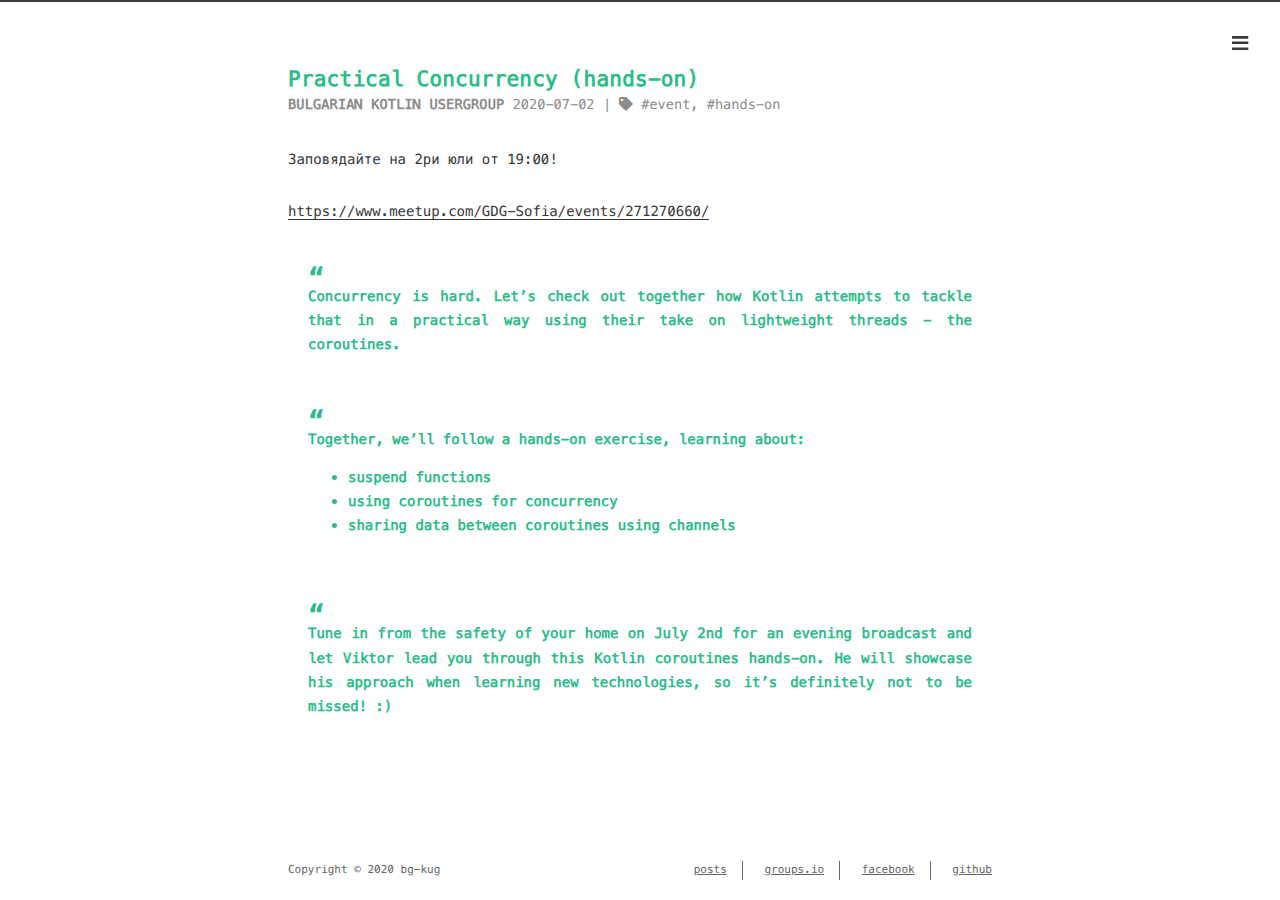
<file: 2020/07/02/Practical-Concurrency-hands-on/index.html>
<!DOCTYPE html>
<html lang=en>
<head><meta name="generator" content="Hexo 3.9.0">
    <!-- so meta -->
    <meta charset="utf-8">
    <meta http-equiv="X-UA-Compatible" content="IE=edge">
    <meta name="HandheldFriendly" content="True">
    <meta name="viewport" content="width=device-width, initial-scale=1, maximum-scale=1">
    <meta name="description" content="Заповядайте на 2ри юли от 19:00! https://www.meetup.com/GDG-Sofia/events/271270660/  Concurrency is hard. Let’s check out together how Kotlin attempts to tackle that in a practical way using their tak">
<meta name="keywords" content="event,hands-on">
<meta property="og:type" content="article">
<meta property="og:title" content="Practical Concurrency (hands-on)">
<meta property="og:url" content="https://bg-kug.github.io/2020/07/02/Practical-Concurrency-hands-on/index.html">
<meta property="og:site_name" content="Bulgarian Kotlin Usergroup">
<meta property="og:description" content="Заповядайте на 2ри юли от 19:00! https://www.meetup.com/GDG-Sofia/events/271270660/  Concurrency is hard. Let’s check out together how Kotlin attempts to tackle that in a practical way using their tak">
<meta property="og:locale" content="en">
<meta property="og:updated_time" content="2020-07-02T08:00:37.447Z">
<meta name="twitter:card" content="summary">
<meta name="twitter:title" content="Practical Concurrency (hands-on)">
<meta name="twitter:description" content="Заповядайте на 2ри юли от 19:00! https://www.meetup.com/GDG-Sofia/events/271270660/  Concurrency is hard. Let’s check out together how Kotlin attempts to tackle that in a practical way using their tak">
    
    
        
          
              <link rel="shortcut icon" href="/images/favicon.ico">
          
        
        
          
            <link rel="icon" type="image/png" href="/images/android-chrome-192x192.png" sizes="192x192">
          
        
        
          
            <link rel="apple-touch-icon" sizes="180x180" href="/images/apple-touch-icon.png">
          
        
    
    <!-- title -->
    <title>Practical Concurrency (hands-on)</title>
    <!-- styles -->
    <link rel="stylesheet" href="/css/style.css">
    <!-- persian styles -->
    
      <link rel="stylesheet" href="/css/rtl.css">
    
    <!-- rss -->
    
    
</head>

<body class="max-width mx-auto px3 ltr">
    
      <div id="header-post">
  <a id="menu-icon" href="#"><i class="fas fa-bars fa-lg"></i></a>
  <a id="menu-icon-tablet" href="#"><i class="fas fa-bars fa-lg"></i></a>
  <a id="top-icon-tablet" href="#" onclick="$('html, body').animate({ scrollTop: 0 }, 'fast');" style="display:none;"><i class="fas fa-chevron-up fa-lg"></i></a>
  <span id="menu">
    <span id="nav">
      <ul>
         
          <li><a href="/archives/">posts</a></li>
         
          <li><a href="https://groups.io/g/bg-kug/">groups.io</a></li>
         
          <li><a href="https://www.facebook.com/groups/bgkug/">facebook</a></li>
         
          <li><a href="https://github.com/bg-kug">github</a></li>
        
      </ul>
    </span>
    <br/>
    <span id="actions">
      <ul>
        
        
        <li><a class="icon" href="/2020/04/14/From-Java-to-Kotlin-in-Android/"><i class="fas fa-chevron-right" aria-hidden="true" onmouseover="$('#i-next').toggle();" onmouseout="$('#i-next').toggle();"></i></a></li>
        
        <li><a class="icon" href="#" onclick="$('html, body').animate({ scrollTop: 0 }, 'fast');"><i class="fas fa-chevron-up" aria-hidden="true" onmouseover="$('#i-top').toggle();" onmouseout="$('#i-top').toggle();"></i></a></li>
        <li><a class="icon" href="#"><i class="fas fa-share-alt" aria-hidden="true" onmouseover="$('#i-share').toggle();" onmouseout="$('#i-share').toggle();" onclick="$('#share').toggle();return false;"></i></a></li>
      </ul>
      <span id="i-prev" class="info" style="display:none;">Previous post</span>
      <span id="i-next" class="info" style="display:none;">Next post</span>
      <span id="i-top" class="info" style="display:none;">Back to top</span>
      <span id="i-share" class="info" style="display:none;">Share post</span>
    </span>
    <br/>
    <div id="share" style="display: none">
      <ul>
  <li><a class="icon" href="http://www.facebook.com/sharer.php?u=https://bg-kug.github.io/2020/07/02/Practical-Concurrency-hands-on/"><i class="fab fa-facebook " aria-hidden="true"></i></a></li>
  <li><a class="icon" href="https://twitter.com/share?url=https://bg-kug.github.io/2020/07/02/Practical-Concurrency-hands-on/&text=Practical Concurrency (hands-on)"><i class="fab fa-twitter " aria-hidden="true"></i></a></li>
  <li><a class="icon" href="http://www.linkedin.com/shareArticle?url=https://bg-kug.github.io/2020/07/02/Practical-Concurrency-hands-on/&title=Practical Concurrency (hands-on)"><i class="fab fa-linkedin " aria-hidden="true"></i></a></li>
  <li><a class="icon" href="https://pinterest.com/pin/create/bookmarklet/?url=https://bg-kug.github.io/2020/07/02/Practical-Concurrency-hands-on/&is_video=false&description=Practical Concurrency (hands-on)"><i class="fab fa-pinterest " aria-hidden="true"></i></a></li>
  <li><a class="icon" href="mailto:?subject=Practical Concurrency (hands-on)&body=Check out this article: https://bg-kug.github.io/2020/07/02/Practical-Concurrency-hands-on/"><i class="fas fa-envelope " aria-hidden="true"></i></a></li>
  <li><a class="icon" href="https://getpocket.com/save?url=https://bg-kug.github.io/2020/07/02/Practical-Concurrency-hands-on/&title=Practical Concurrency (hands-on)"><i class="fab fa-get-pocket " aria-hidden="true"></i></a></li>
  <li><a class="icon" href="http://reddit.com/submit?url=https://bg-kug.github.io/2020/07/02/Practical-Concurrency-hands-on/&title=Practical Concurrency (hands-on)"><i class="fab fa-reddit " aria-hidden="true"></i></a></li>
  <li><a class="icon" href="http://www.stumbleupon.com/submit?url=https://bg-kug.github.io/2020/07/02/Practical-Concurrency-hands-on/&title=Practical Concurrency (hands-on)"><i class="fab fa-stumbleupon " aria-hidden="true"></i></a></li>
  <li><a class="icon" href="http://digg.com/submit?url=https://bg-kug.github.io/2020/07/02/Practical-Concurrency-hands-on/&title=Practical Concurrency (hands-on)"><i class="fab fa-digg " aria-hidden="true"></i></a></li>
  <li><a class="icon" href="http://www.tumblr.com/share/link?url=https://bg-kug.github.io/2020/07/02/Practical-Concurrency-hands-on/&name=Practical Concurrency (hands-on)&description="><i class="fab fa-tumblr " aria-hidden="true"></i></a></li>
  <li><a class="icon" href="https://news.ycombinator.com/submitlink?u=https://bg-kug.github.io/2020/07/02/Practical-Concurrency-hands-on/&t=Practical Concurrency (hands-on)"><i class="fab fa-hacker-news " aria-hidden="true"></i></a></li>
</ul>

    </div>
    <div id="toc">
      
    </div>
  </span>
</div>

    
    <div class="content index py4">
        
        <article class="post" itemscope itemtype="http://schema.org/BlogPosting">
  <header>
    
    <h1 class="posttitle" itemprop="name headline">
        Practical Concurrency (hands-on)
    </h1>



    <div class="meta">
      <span class="author" itemprop="author" itemscope itemtype="http://schema.org/Person">
        <span itemprop="name">Bulgarian Kotlin Usergroup</span>
      </span>
      
    <div class="postdate">
      
        <time datetime="2020-07-02T06:37:36.000Z" itemprop="datePublished">2020-07-02</time>
        
      
    </div>


      

      
    <div class="article-tag">
        <i class="fas fa-tag"></i>
        <a class="tag-link" href="/tags/event/">event</a>, <a class="tag-link" href="/tags/hands-on/">hands-on</a>
    </div>


    </div>
  </header>
  

  <div class="content" itemprop="articleBody">
    <p>Заповядайте на 2ри юли от 19:00!</p>
<p><a href="https://www.meetup.com/GDG-Sofia/events/271270660/" target="_blank" rel="noopener">https://www.meetup.com/GDG-Sofia/events/271270660/</a></p>
<blockquote>
<p>Concurrency is hard. Let’s check out together how Kotlin attempts to tackle that in a practical way using their take on lightweight threads - the coroutines.</p>
</blockquote>
<blockquote>
<p>Together, we’ll follow a hands-on exercise, learning about:</p>
<ul>
<li>suspend functions</li>
<li>using coroutines for concurrency</li>
<li>sharing data between coroutines using channels</li>
</ul>
</blockquote>
<blockquote>
<p>Tune in from the safety of your home on July 2nd for an evening broadcast and let Viktor lead you through this Kotlin coroutines hands-on. He will showcase his approach when learning new technologies, so it’s definitely not to be missed! :)</p>
</blockquote>

  </div>
</article>



        
          <div id="footer-post-container">
  <div id="footer-post">

    <div id="nav-footer" style="display: none">
      <ul>
         
          <li><a href="/archives/">posts</a></li>
         
          <li><a href="https://groups.io/g/bg-kug/">groups.io</a></li>
         
          <li><a href="https://www.facebook.com/groups/bgkug/">facebook</a></li>
         
          <li><a href="https://github.com/bg-kug">github</a></li>
        
      </ul>
    </div>

    <div id="toc-footer" style="display: none">
      
    </div>

    <div id="share-footer" style="display: none">
      <ul>
  <li><a class="icon" href="http://www.facebook.com/sharer.php?u=https://bg-kug.github.io/2020/07/02/Practical-Concurrency-hands-on/"><i class="fab fa-facebook fa-lg" aria-hidden="true"></i></a></li>
  <li><a class="icon" href="https://twitter.com/share?url=https://bg-kug.github.io/2020/07/02/Practical-Concurrency-hands-on/&text=Practical Concurrency (hands-on)"><i class="fab fa-twitter fa-lg" aria-hidden="true"></i></a></li>
  <li><a class="icon" href="http://www.linkedin.com/shareArticle?url=https://bg-kug.github.io/2020/07/02/Practical-Concurrency-hands-on/&title=Practical Concurrency (hands-on)"><i class="fab fa-linkedin fa-lg" aria-hidden="true"></i></a></li>
  <li><a class="icon" href="https://pinterest.com/pin/create/bookmarklet/?url=https://bg-kug.github.io/2020/07/02/Practical-Concurrency-hands-on/&is_video=false&description=Practical Concurrency (hands-on)"><i class="fab fa-pinterest fa-lg" aria-hidden="true"></i></a></li>
  <li><a class="icon" href="mailto:?subject=Practical Concurrency (hands-on)&body=Check out this article: https://bg-kug.github.io/2020/07/02/Practical-Concurrency-hands-on/"><i class="fas fa-envelope fa-lg" aria-hidden="true"></i></a></li>
  <li><a class="icon" href="https://getpocket.com/save?url=https://bg-kug.github.io/2020/07/02/Practical-Concurrency-hands-on/&title=Practical Concurrency (hands-on)"><i class="fab fa-get-pocket fa-lg" aria-hidden="true"></i></a></li>
  <li><a class="icon" href="http://reddit.com/submit?url=https://bg-kug.github.io/2020/07/02/Practical-Concurrency-hands-on/&title=Practical Concurrency (hands-on)"><i class="fab fa-reddit fa-lg" aria-hidden="true"></i></a></li>
  <li><a class="icon" href="http://www.stumbleupon.com/submit?url=https://bg-kug.github.io/2020/07/02/Practical-Concurrency-hands-on/&title=Practical Concurrency (hands-on)"><i class="fab fa-stumbleupon fa-lg" aria-hidden="true"></i></a></li>
  <li><a class="icon" href="http://digg.com/submit?url=https://bg-kug.github.io/2020/07/02/Practical-Concurrency-hands-on/&title=Practical Concurrency (hands-on)"><i class="fab fa-digg fa-lg" aria-hidden="true"></i></a></li>
  <li><a class="icon" href="http://www.tumblr.com/share/link?url=https://bg-kug.github.io/2020/07/02/Practical-Concurrency-hands-on/&name=Practical Concurrency (hands-on)&description="><i class="fab fa-tumblr fa-lg" aria-hidden="true"></i></a></li>
  <li><a class="icon" href="https://news.ycombinator.com/submitlink?u=https://bg-kug.github.io/2020/07/02/Practical-Concurrency-hands-on/&t=Practical Concurrency (hands-on)"><i class="fab fa-hacker-news fa-lg" aria-hidden="true"></i></a></li>
</ul>

    </div>

    <div id="actions-footer">
        <a id="menu" class="icon" href="#" onclick="$('#nav-footer').toggle();return false;"><i class="fas fa-bars fa-lg" aria-hidden="true"></i> Menu</a>
        <a id="toc" class="icon" href="#" onclick="$('#toc-footer').toggle();return false;"><i class="fas fa-list fa-lg" aria-hidden="true"></i> TOC</a>
        <a id="share" class="icon" href="#" onclick="$('#share-footer').toggle();return false;"><i class="fas fa-share-alt fa-lg" aria-hidden="true"></i> Share</a>
        <a id="top" style="display:none" class="icon" href="#" onclick="$('html, body').animate({ scrollTop: 0 }, 'fast');"><i class="fas fa-chevron-up fa-lg" aria-hidden="true"></i> Top</a>
    </div>

  </div>
</div>

        
        <footer id="footer">
  <div class="footer-left">
    Copyright &copy; 2020 bg-kug
  </div>
  <div class="footer-right">
    <nav>
      <ul>
         
          <li><a href="/archives/">posts</a></li>
         
          <li><a href="https://groups.io/g/bg-kug/">groups.io</a></li>
         
          <li><a href="https://www.facebook.com/groups/bgkug/">facebook</a></li>
         
          <li><a href="https://github.com/bg-kug">github</a></li>
        
      </ul>
    </nav>
  </div>
</footer>

    </div>
    <!-- styles -->
<link rel="stylesheet" href="/lib/font-awesome/css/all.min.css">
<link rel="stylesheet" href="/lib/justified-gallery/css/justifiedGallery.min.css">

    <!-- jquery -->
<script src="/lib/jquery/jquery.min.js"></script>
<script src="/lib/justified-gallery/js/jquery.justifiedGallery.min.js"></script>
<!-- clipboard -->

  <script src="/lib/clipboard/clipboard.min.js"></script>
  <script type="text/javascript">
  $(function() {
    // copy-btn HTML
    var btn = "<span class=\"btn-copy tooltipped tooltipped-sw\" aria-label=\"Copy to clipboard!\">";
    btn += '<i class="far fa-clone"></i>';
    btn += '</span>'; 
    // mount it!
    $(".highlight table").before(btn);
    var clip = new ClipboardJS('.btn-copy', {
      text: function(trigger) {
        return Array.from(trigger.nextElementSibling.querySelectorAll('.code')).reduce((str,it)=>str+it.innerText+'\n','')
      }
    });
    clip.on('success', function(e) {
      e.trigger.setAttribute('aria-label', "Copied!");
      e.clearSelection();
    })
  })
  </script>

<script src="/js/main.js"></script>
<!-- search -->

<!-- Google Analytics -->

<!-- Baidu Analytics -->

<!-- Disqus Comments -->


</body>
</html>
</file>
<file: css/style.css>
.inline {
  display: inline;
}
.block {
  display: block;
}
.inline-block {
  display: inline-block;
}
.table {
  display: table;
}
.table-cell {
  display: table-cell;
}
.overflow-hidden {
  overflow: hidden;
}
.overflow-scroll {
  overflow: scroll;
}
.overflow-auto {
  overflow: auto;
}
.clearfix:before,
.clearfix:after {
  display: table;
  content: " ";
}
.clearfix:after {
  clear: both;
}
.left {
  float: left;
}
.right {
  float: right;
}
.fit {
  max-width: 100%;
}
.truncate {
  display: inline-block;
  overflow: hidden;
  text-overflow: ellipsis;
  white-space: nowrap;
}
.max-width-1 {
  max-width: 24rem;
}
.max-width-2 {
  max-width: 32rem;
}
.max-width-3 {
  max-width: 48rem;
}
.max-width-4 {
  max-width: 64rem;
}
.border-box {
  box-sizing: border-box;
}
.m0 {
  margin: 0;
}
.mt0 {
  margin-top: 0;
}
.mr0 {
  margin-right: 0;
}
.mb0 {
  margin-bottom: 0;
}
.ml0 {
  margin-left: 0;
}
.mx0 {
  margin-right: 0;
  margin-left: 0;
}
.my0 {
  margin-top: 0;
  margin-bottom: 0;
}
.m1 {
  margin: 0.5rem;
}
.mt1 {
  margin-top: 0.5rem;
}
.mr1 {
  margin-right: 0.5rem;
}
.mb1 {
  margin-bottom: 0.5rem;
}
.ml1 {
  margin-left: 0.5rem;
}
.mx1 {
  margin-right: 0.5rem;
  margin-left: 0.5rem;
}
.my1 {
  margin-top: 0.5rem;
  margin-bottom: 0.5rem;
}
.m2 {
  margin: 1rem;
}
.mt2 {
  margin-top: 1rem;
}
.mr2 {
  margin-right: 1rem;
}
.mb2 {
  margin-bottom: 1rem;
}
.ml2 {
  margin-left: 1rem;
}
.mx2 {
  margin-right: 1rem;
  margin-left: 1rem;
}
.my2 {
  margin-top: 1rem;
  margin-bottom: 1rem;
}
.m3 {
  margin: 2rem;
}
.mt3 {
  margin-top: 2rem;
}
.mr3 {
  margin-right: 2rem;
}
.mb3 {
  margin-bottom: 2rem;
}
.ml3 {
  margin-left: 2rem;
}
.mx3 {
  margin-right: 2rem;
  margin-left: 2rem;
}
.my3 {
  margin-top: 2rem;
  margin-bottom: 2rem;
}
.m4 {
  margin: 4rem;
}
.mt4 {
  margin-top: 4rem;
}
.mr4 {
  margin-right: 4rem;
}
.mb4 {
  margin-bottom: 4rem;
}
.ml4 {
  margin-left: 4rem;
}
.mx4 {
  margin-right: 4rem;
  margin-left: 4rem;
}
.my4 {
  margin-top: 4rem;
  margin-bottom: 4rem;
}
.mxn1 {
  margin-right: -0.5rem;
  margin-left: -0.5rem;
}
.mxn2 {
  margin-right: -1rem;
  margin-left: -1rem;
}
.mxn3 {
  margin-right: -2rem;
  margin-left: -2rem;
}
.mxn4 {
  margin-right: -4rem;
  margin-left: -4rem;
}
.ml-auto {
  margin-left: auto;
}
.mr-auto {
  margin-right: auto;
}
.mx-auto {
  margin-right: auto;
  margin-left: auto;
}
.p0 {
  padding: 0;
}
.pt0 {
  padding-top: 0;
}
.pr0 {
  padding-right: 0;
}
.pb0 {
  padding-bottom: 0;
}
.pl0 {
  padding-left: 0;
}
.px0 {
  padding-right: 0;
  padding-left: 0;
}
.py0 {
  padding-top: 0;
  padding-bottom: 0;
}
.p1 {
  padding: 0.5rem;
}
.pt1 {
  padding-top: 0.5rem;
}
.pr1 {
  padding-right: 0.5rem;
}
.pb1 {
  padding-bottom: 0.5rem;
}
.pl1 {
  padding-left: 0.5rem;
}
.py1 {
  padding-top: 0.5rem;
  padding-bottom: 0.5rem;
}
.px1 {
  padding-right: 0.5rem;
  padding-left: 0.5rem;
}
.p2 {
  padding: 1rem;
}
.pt2 {
  padding-top: 1rem;
}
.pr2 {
  padding-right: 1rem;
}
.pb2 {
  padding-bottom: 1rem;
}
.pl2 {
  padding-left: 1rem;
}
.py2 {
  padding-top: 1rem;
  padding-bottom: 1rem;
}
.px2 {
  padding-right: 1rem;
  padding-left: 1rem;
}
.p3 {
  padding: 2rem;
}
.pt3 {
  padding-top: 2rem;
}
.pr3 {
  padding-right: 2rem;
}
.pb3 {
  padding-bottom: 2rem;
}
.pl3 {
  padding-left: 2rem;
}
.py3 {
  padding-top: 2rem;
  padding-bottom: 2rem;
}
.px3 {
  padding-right: 2rem;
  padding-left: 2rem;
}
.p4 {
  padding: 4rem;
}
.pt4 {
  padding-top: 4rem;
}
.pr4 {
  padding-right: 4rem;
}
.pb4 {
  padding-bottom: 4rem;
}
.pl4 {
  padding-left: 4rem;
}
.py4 {
  padding-top: 4rem;
  padding-bottom: 4rem;
}
.px4 {
  padding-right: 4rem;
  padding-left: 4rem;
}
body h1,
body .h1 {
  display: block;
  margin-top: 3rem;
  margin-bottom: 1rem;
  color: #2bbc8a;
  letter-spacing: 0.01em;
  font-weight: 700;
  font-style: normal;
  font-size: 1.5em;
  -moz-osx-font-smoothing: grayscale;
  -webkit-font-smoothing: antialiased;
}
body h2,
body .h2 {
  position: relative;
  display: block;
  margin-top: 2rem;
  margin-bottom: 0.5rem;
  color: #383838;
  text-transform: none;
  letter-spacing: normal;
  font-weight: bold;
  font-size: 1rem;
}
body h3 {
  color: #383838;
  text-decoration: underline;
  font-weight: bold;
  font-size: 0.9rem;
}
body h4,
body h5,
body h6 {
  display: inline;
  text-decoration: none;
  color: #8c8c8c;
  font-weight: bold;
  font-size: 0.9rem;
}
body h3,
body h4,
body h5,
body h6 {
  margin-top: 0.9rem;
  margin-bottom: 0.5rem;
}
body hr {
  border: 0.5px dashed #8c8c8c;
  opacity: 0.5;
  margin: 0;
  margin-top: 20px;
  margin-bottom: 20px;
}
body strong {
  font-weight: bold;
}
body em,
body cite {
  font-style: italic;
}
body sup,
body sub {
  position: relative;
  vertical-align: baseline;
  font-size: 0.75em;
  line-height: 0;
}
body sup {
  top: -0.5em;
}
body sub {
  bottom: -0.2em;
}
body small {
  font-size: 0.85em;
}
body acronym,
body abbr {
  border-bottom: 1px dotted;
}
body ul,
body ol,
body dl {
  line-height: 1.725;
}
body ul ul,
body ol ul,
body ul ol,
body ol ol {
  margin-top: 0;
  margin-bottom: 0;
}
body ol {
  list-style: decimal;
}
body dt {
  font-weight: bold;
}
body table {
  width: 100%;
  border-collapse: collapse;
  text-align: left;
  font-size: 12px;
  overflow: auto;
  display: block;
}
body th {
  padding: 8px;
  border-bottom: 1px dashed #666;
  color: #383838;
  font-weight: bold;
  font-size: 13px;
}
body td {
  padding: 0 8px;
  border-bottom: none;
}
@font-face {
  font-style: normal;
  font-family: "Meslo LG";
  src: local("Meslo LG S"), url("../lib/meslo-LG/MesloLGS-Regular.ttf") format("truetype");
}
*,
*:before,
*:after {
  box-sizing: border-box;
}
html {
  margin: 0;
  padding: 0;
  height: 100%;
  border-top: 2px solid #383838;
  -webkit-text-size-adjust: 100%;
  -ms-text-size-adjust: 100%;
}
body {
  margin: 0;
  height: 100%;
  background-color: #fff;
  color: #383838;
  font-display: swap;
  font-weight: 400;
  font-size: 14px;
  font-family: "Menlo", "Meslo LG", monospace;
  line-height: 1.725;
  text-rendering: geometricPrecision;
  flex: 1;
  -moz-osx-font-smoothing: grayscale;
  -webkit-font-smoothing: antialiased;
}
.content {
  position: relative;
  display: flex;
  flex-direction: column;
  min-height: 100%;
  overflow-wrap: break-word;
}
.content p {
  hyphens: auto;
  -moz-hyphens: auto;
  -ms-hyphens: auto;
  -webkit-hyphens: auto;
}
.content code {
  hyphens: manual;
  -moz-hyphens: manual;
  -ms-hyphens: manual;
  -webkit-hyphens: manual;
}
.content a {
  color: #383838;
  text-decoration: none;
  background-image: linear-gradient(transparent, transparent 5px, #383838 5px, #383838);
  background-position: bottom;
  background-size: 100% 6px;
  background-repeat: repeat-x;
}
.content a:hover {
  background-image: linear-gradient(transparent, transparent 4px, #d480aa 4px, #d480aa);
}
.content a.icon {
  background: none;
}
.content a.icon:hover {
  color: #d480aa;
}
.content h1 a,
.content .h1 a,
.content h2 a,
.content h3 a,
.content h4 a,
.content h5 a,
.content h6 a {
  background: none;
  color: inherit;
  text-decoration: none;
}
.content h1 a:hover,
.content .h1 a:hover,
.content h2 a:hover,
.content h3 a:hover,
.content h4 a:hover,
.content h5 a:hover,
.content h6 a:hover {
  background-image: linear-gradient(transparent, transparent 6px, #d480aa 6px, #d480aa);
  background-position: bottom;
  background-size: 100% 6px;
  background-repeat: repeat-x;
}
.content h6 a {
  background: none;
  color: inherit;
  text-decoration: none;
}
.content h6 a:hover {
  background-image: linear-gradient(transparent, transparent 6px, #d480aa 6px, #d480aa);
  background-position: bottom;
  background-size: 100% 6px;
  background-repeat: repeat-x;
}
@media (min-width: 540px) {
  .image-wrap {
    flex-direction: row;
    margin-bottom: 2rem;
  }
  .image-wrap .image-block {
    flex: 1 0 35%;
    margin-right: 2rem;
  }
  .image-wrap p {
    flex: 1 0 65%;
  }
}
.max-width {
  max-width: 48rem;
}
@media (max-width: 480px) {
  .px3 {
    padding-right: 1rem;
    padding-left: 1rem;
  }
  .my4 {
    margin-top: 2rem;
    margin-bottom: 2rem;
  }
}
@media (min-width: 480px) {
  p {
    text-align: justify;
  }
}
#header {
  margin: 0 auto 2rem;
  width: 100%;
}
#header h1,
#header .h1 {
  margin-top: 0;
  margin-bottom: 0;
  color: #383838;
  letter-spacing: 0.01em;
  font-weight: 700;
  font-style: normal;
  font-size: 1.5rem;
  line-height: 2rem;
  -moz-osx-font-smoothing: grayscale;
  -webkit-font-smoothing: antialiased;
}
#header a {
  background: none;
  color: inherit;
  text-decoration: none;
}
#header #logo {
  display: inline-block;
  float: left;
  margin-right: 20px;
  width: 70px;
  height: 70px;
  border-radius: 5px;
  filter: grayscale(100%);
  background-size: 70px 70px;
  background-repeat: no-repeat;
  -webkit-filter: grayscale(100%);
}
#header #nav {
  color: #2bbc8a;
  letter-spacing: 0.01em;
  font-weight: 200;
  font-style: normal;
  font-size: 0.8rem;
}
#header #nav ul {
  margin: 0;
  padding: 0;
  list-style-type: none;
  line-height: 15px;
}
#header #nav ul a {
  margin-right: 15px;
  color: #2bbc8a;
}
#header #nav ul a:hover {
  background-image: linear-gradient(transparent, transparent 5px, #2bbc8a 5px, #2bbc8a);
  background-position: bottom;
  background-size: 100% 6px;
  background-repeat: repeat-x;
}
#header #nav ul li {
  display: inline-block;
  margin-right: 15px;
  border-right: 1px dotted;
  border-color: #2bbc8a;
  vertical-align: middle;
}
#header #nav ul .icon {
  display: none;
}
#header #nav ul li:last-child {
  margin-right: 0;
  border-right: 0;
}
#header #nav ul li:last-child a {
  margin-right: 0;
}
#header:hover #logo {
  filter: none;
  -webkit-filter: none;
}
@media screen and (max-width: 480px) {
  #header #title {
    display: table;
    margin-right: 5rem;
    min-height: 70px;
  }
  #header #title h1 {
    display: table-cell;
    vertical-align: middle;
  }
  #header #nav ul a:hover {
    background: none;
  }
  #header #nav ul li {
    display: none;
    border-right: 0;
  }
  #header #nav ul li.icon {
    position: absolute;
    top: 77px;
    right: 1rem;
    display: inline-block;
  }
  #header #nav ul.responsive li {
    display: block;
  }
  #header #nav li:not(:first-child) {
    padding-top: 1rem;
    padding-left: 90px;
    font-size: 1rem;
  }
}
#header-post {
  position: fixed;
  top: 2rem;
  right: 0;
  display: inline-block;
  float: right;
  z-index: 100;
}
#header-post a {
  background: none;
  color: inherit;
  text-decoration: none;
}
#header-post a.icon {
  background: none;
}
#header-post a.icon:hover {
  color: #d480aa;
}
#header-post ol {
  list-style-type: none;
}
#header-post ul {
  display: inline-block;
  margin: 0;
  padding: 0;
  list-style-type: none;
}
#header-post ul li {
  display: inline-block;
  margin-right: 15px;
  vertical-align: middle;
}
#header-post ul li:last-child {
  margin-right: 0;
}
#header-post #menu-icon {
  float: right;
  margin-right: 2rem;
  margin-left: 15px;
}
#header-post #menu-icon:hover {
  color: #2bbc8a;
}
#header-post #menu-icon-tablet {
  float: right;
  margin-right: 2rem;
  margin-left: 15px;
}
#header-post #menu-icon-tablet:hover {
  color: #2bbc8a;
}
#header-post #top-icon-tablet {
  position: fixed;
  right: 2rem;
  bottom: 2rem;
  margin-right: 2rem;
  margin-left: 15px;
}
#header-post #top-icon-tablet:hover {
  color: #2bbc8a;
}
#header-post .active {
  color: #2bbc8a;
}
#header-post #menu {
  visibility: hidden;
  margin-right: 2rem;
}
#header-post #nav {
  color: #2bbc8a;
  letter-spacing: 0.01em;
  font-weight: 200;
  font-style: normal;
  font-size: 0.8rem;
}
#header-post #nav ul {
  line-height: 15px;
}
#header-post #nav ul a {
  margin-right: 15px;
  color: #2bbc8a;
}
#header-post #nav ul a:hover {
  background-image: linear-gradient(transparent, transparent 5px, #2bbc8a 5px, #2bbc8a);
  background-position: bottom;
  background-size: 100% 6px;
  background-repeat: repeat-x;
}
#header-post #nav ul li {
  border-right: 1px dotted #2bbc8a;
}
#header-post #nav ul li:last-child {
  margin-right: 0;
  border-right: 0;
}
#header-post #nav ul li:last-child a {
  margin-right: 0;
}
#header-post #actions {
  float: right;
  margin-top: 2rem;
  margin-right: 2rem;
  width: 100%;
  text-align: right;
}
#header-post #actions ul {
  display: block;
}
#header-post #actions .info {
  display: block;
  font-style: italic;
}
#header-post #share {
  clear: both;
  padding-top: 1rem;
  padding-right: 2rem;
  text-align: right;
}
#header-post #share li {
  display: block;
  margin: 0;
}
#header-post #toc {
  float: right;
  clear: both;
  overflow: auto;
  margin-top: 1rem;
  padding-right: 2rem;
  max-width: 20em;
  max-height: calc(95vh - 7rem);
  text-align: right;
}
#header-post #toc a:hover {
  color: #d480aa;
}
#header-post #toc .toc-level-1 > .toc-link {
  display: none;
}
#header-post #toc .toc-level-2 {
  color: #383838;
  font-size: 0.8rem;
}
#header-post #toc .toc-level-2:before {
  color: #2bbc8a;
  content: "#";
}
#header-post #toc .toc-level-3 {
  color: #666;
  font-size: 0.7rem;
}
#header-post #toc .toc-level-4 {
  color: #525252;
  font-size: 0.4rem;
}
#header-post #toc .toc-level-5 {
  display: none;
}
#header-post #toc .toc-level-6 {
  display: none;
}
#header-post #toc .toc-number {
  display: none;
}
@media screen and (max-width: 500px) {
  #header-post {
    display: none;
  }
}
@media screen and (max-width: 900px) {
  #header-post #menu-icon {
    display: none;
  }
  #header-post #actions {
    display: none;
  }
}
@media screen and (max-width: 1199px) {
  #header-post #toc {
    display: none;
  }
}
@media screen and (min-width: 900px) {
  #header-post #menu-icon-tablet {
    display: none !important;
  }
  #header-post #top-icon-tablet {
    display: none !important;
  }
}
@media screen and (min-width: 1199px) {
  #header-post #actions {
    width: auto;
  }
  #header-post #actions ul {
    display: inline-block;
    float: right;
  }
  #header-post #actions .info {
    display: inline;
    float: left;
    margin-right: 2rem;
    font-style: italic;
  }
}
#footer-post {
  position: fixed;
  right: 0;
  bottom: 0;
  left: 0;
  z-index: 5000000;
  width: 100%;
  border-top: 1px solid #666;
  background: #fafafa;
  transition: opacity 0.2s;
}
#footer-post a {
  background: none;
  color: inherit;
  text-decoration: none;
}
#footer-post a.icon {
  background: none;
}
#footer-post a.icon:hover {
  color: #d480aa;
}
#footer-post #nav-footer {
  padding-right: 1rem;
  padding-left: 1rem;
  background: #e6e6e6;
  text-align: center;
}
#footer-post #nav-footer a {
  color: #2bbc8a;
  font-size: 1em;
}
#footer-post #nav-footer a:hover {
  background-image: linear-gradient(transparent, transparent 5px, #2bbc8a 5px, #2bbc8a);
  background-position: bottom;
  background-size: 100% 6px;
  background-repeat: repeat-x;
}
#footer-post #nav-footer ul {
  display: table;
  margin: 0;
  padding: 0;
  width: 100%;
  list-style-type: none;
}
#footer-post #nav-footer ul li {
  display: inline-table;
  padding: 10px;
  width: 20%;
  vertical-align: middle;
}
#footer-post #actions-footer {
  overflow: auto;
  margin-top: 1rem;
  margin-bottom: 1rem;
  padding-right: 1rem;
  padding-left: 1rem;
  width: 100%;
  text-align: center;
  white-space: nowrap;
}
#footer-post #actions-footer a {
  display: inline-block;
  padding-left: 1rem;
  color: #2bbc8a;
}
#footer-post #share-footer {
  padding-right: 1rem;
  padding-left: 1rem;
  background: #e6e6e6;
  text-align: center;
}
#footer-post #share-footer ul {
  display: table;
  margin: 0;
  padding: 0;
  width: 100%;
  list-style-type: none;
}
#footer-post #share-footer ul li {
  display: inline-table;
  padding: 10px;
  width: 20%;
  vertical-align: middle;
}
#footer-post #toc-footer {
  clear: both;
  padding-top: 1rem;
  padding-bottom: 1rem;
  background: #e6e6e6;
  text-align: left;
}
#footer-post #toc-footer ol {
  margin: 0;
  padding-left: 20px;
  list-style-type: none;
}
#footer-post #toc-footer ol li {
  line-height: 30px;
}
#footer-post #toc-footer a:hover {
  color: #d480aa;
}
#footer-post #toc-footer .toc-level-1 > .toc-link {
  display: none;
}
#footer-post #toc-footer .toc-level-2 {
  color: #383838;
  font-size: 0.8rem;
}
#footer-post #toc-footer .toc-level-2:before {
  color: #2bbc8a;
  content: "#";
}
#footer-post #toc-footer .toc-level-3 {
  color: #666;
  font-size: 0.7rem;
  line-height: 15px;
}
#footer-post #toc-footer .toc-level-4 {
  display: none;
}
#footer-post #toc-footer .toc-level-5 {
  display: none;
}
#footer-post #toc-footer .toc-level-6 {
  display: none;
}
#footer-post #toc-footer .toc-number {
  display: none;
}
@media screen and (min-width: 500px) {
  #footer-post-container {
    display: none;
  }
}
.post-list {
  padding: 0;
}
.post-list .post-item {
  margin-bottom: 1rem;
  margin-left: 0;
  list-style-type: none;
}
.post-list .post-item .meta {
  display: block;
  margin-right: 16px;
  min-width: 100px;
  color: #666;
  font-size: 14px;
}
@media (min-width: 480px) {
  .post-list .post-item {
    display: flex;
    margin-bottom: 5px;
  }
  .post-list .post-item .meta {
    text-align: left;
  }
}
.project-list {
  padding: 0;
  list-style: none;
}
.project-list .project-item {
  margin-bottom: 5px;
}
.project-list .project-item p {
  display: inline;
}
article header .posttitle {
  margin-top: 0;
  margin-bottom: 0;
  text-transform: none;
  font-size: 1.5em;
  line-height: 1.25;
}
article header .meta {
  margin-top: 0;
  margin-bottom: 1rem;
}
article header .meta * {
  color: #8c8c8c;
  font-size: 0.85rem;
}
article header .author {
  text-transform: uppercase;
  letter-spacing: 0.01em;
  font-weight: 700;
}
article header .postdate {
  display: inline;
}
article .content h2:before {
  position: absolute;
  top: -4px;
  left: -1rem;
  color: #2bbc8a;
  content: "#";
  font-weight: bold;
  font-size: 1.2rem;
}
article .content img,
article .content video {
  display: block;
  margin: auto;
  max-width: 100%;
  height: auto;
}
article .content .video-container {
  position: relative;
  overflow: hidden;
  padding-top: 56.25%;
  height: 0;
}
article .content .video-container iframe,
article .content .video-container object,
article .content .video-container embed {
  position: absolute;
  top: 0;
  left: 0;
  margin-top: 0;
  width: 100%;
  height: 100%;
}
article .content blockquote {
  margin: 1rem 10px;
  padding: 0.5em 10px;
  background: inherit;
  color: #2bbc8a;
  quotes: "\201C" "\201D" "\2018" "\2019";
  font-weight: bold;
}
article .content blockquote p {
  margin: 0;
}
article .content blockquote:before {
  margin-right: 0.25em;
  color: #2bbc8a;
  content: "\201C";
  vertical-align: -0.4em;
  font-size: 2em;
  line-height: 0.1em;
}
article .content blockquote footer {
  margin: line-height 0;
  color: #666;
  font-size: 11px;
}
article .content blockquote footer a {
  background-image: linear-gradient(transparent, transparent 5px, #666 5px, #666);
  color: #666;
}
article .content blockquote footer a:hover {
  background-image: linear-gradient(transparent, transparent 4px, #858585 4px, #858585);
  color: #858585;
}
article .content blockquote footer cite:before {
  padding: 0 0.5em;
  content: "—";
}
article .content .pullquote {
  margin: 0;
  width: 45%;
  text-align: left;
}
article .content .pullquote.left {
  margin-right: 1em;
  margin-left: 0.5em;
}
article .content .pullquote.right {
  margin-right: 0.5em;
  margin-left: 1em;
}
article .content .caption {
  position: relative;
  display: block;
  margin-top: 0.5em;
  color: #666;
  text-align: center;
  font-size: 0.9em;
}
.posttitle {
  text-transform: none;
  font-size: 1.5em;
  line-height: 1.25;
}
.article-tag .tag-link {
  background-image: linear-gradient(transparent, transparent 10px, #d480aa 10px, #d480aa);
  background-position: bottom;
  background-size: 100% 6px;
  background-repeat: repeat-x;
}
.article-tag .tag-link:before {
  content: "#";
}
.article-category .category-link {
  background-image: linear-gradient(transparent, transparent 10px, #d480aa 10px, #d480aa);
  background-position: bottom;
  background-size: 100% 6px;
  background-repeat: repeat-x;
}
@media (min-width: 480px) {
  .article-tag,
  .article-category {
    display: inline;
  }
  .article-tag:before,
  .article-category:before {
    content: "|";
  }
}
#archive .post-list {
  padding: 0;
}
#archive .post-list .post-item {
  margin-bottom: 1rem;
  margin-left: 0;
  list-style-type: none;
}
#archive .post-list .post-item .meta {
  display: block;
  margin-right: 16px;
  min-width: 100px;
  color: #666;
  font-size: 14px;
}
@media (min-width: 480px) {
  #archive .post-list .post-item {
    display: flex;
    margin-bottom: 5px;
    margin-left: 1rem;
  }
  #archive .post-list .post-item .meta {
    text-align: left;
  }
}
.blog-post-comments {
  margin-top: 4rem;
}
#footer {
  position: absolute;
  bottom: 0;
  margin-bottom: 10px;
  width: 100%;
  color: #666;
  vertical-align: top;
  text-align: center;
  font-size: 11px;
}
#footer ul {
  margin: 0;
  padding: 0;
  list-style: none;
}
#footer li {
  display: inline-block;
  margin-right: 15px;
  border-right: 1px solid;
  border-color: #666;
  vertical-align: middle;
}
#footer li a {
  margin-right: 15px;
}
#footer li:last-child {
  margin-right: 0;
  border-right: 0;
}
#footer li:last-child a {
  margin-right: 0;
}
#footer a {
  color: #666;
  text-decoration: underline;
  background-image: none;
}
#footer a:hover {
  color: #858585;
}
#footer .footer-left {
  height: 20px;
  vertical-align: middle;
  line-height: 20px;
}
@media (min-width: 39rem) {
  #footer {
    display: flex;
    flex-flow: row wrap;
    justify-content: space-between;
    align-items: center;
    align-content: center;
    margin-bottom: 20px;
  }
  #footer .footer-left {
    align-self: flex-start;
    margin-right: 20px;
  }
  #footer .footer-right {
    align-self: flex-end;
  }
}
.pagination {
  display: inline-block;
  margin-top: 2rem;
  width: 100%;
  text-align: center;
}
.pagination .page-number {
  color: #383838;
  font-size: 0.8rem;
}
.pagination a {
  padding: 4px 6px;
  border-radius: 5px;
  background-image: none;
  color: #383838;
  text-decoration: none;
}
.pagination a:hover {
  background-image: none;
}
.pagination a:hover:not(.active) {
  color: #383838;
}
.search-input {
  padding: 4px 7px;
  width: 100%;
  outline: none;
  border: solid 1px #8c8c8c;
  border-radius: 5px;
  background-color: #fff;
  color: #383838;
  font-size: 1.2rem;
  -webkit-border-radius: 5px;
  -moz-border-radius: 5px;
}
.search-input:focus {
  border: solid 1px #2bbc8a;
}
#search-result ul.search-result-list {
  padding: 0;
  list-style-type: none;
}
#search-result li {
  margin: 2em auto;
}
#search-result a.search-result-title {
  background-image: none;
  color: #383838;
  text-transform: capitalize;
  font-weight: bold;
  line-height: 1.2;
}
#search-result p.search-result {
  overflow: hidden;
  margin: 0.4em auto;
  max-height: 13em;
  text-align: justify;
  font-size: 0.8em;
}
#search-result em.search-keyword {
  border-bottom: 1px dashed #d480aa;
  color: #d480aa;
  font-weight: bold;
}
.search-no-result {
  display: none;
  padding-bottom: 0.5em;
  color: #383838;
}
#tag-cloud .tag-cloud-title {
  color: #666;
}
#tag-cloud .tag-cloud-tags {
  clear: both;
  text-align: center;
}
#tag-cloud .tag-cloud-tags a {
  display: inline-block;
  margin: 10px;
}
.tooltipped {
  position: relative;
}
.tooltipped::after {
  position: absolute;
  z-index: 1000000;
  display: none;
  padding: 0.2em 0.5em;
  -webkit-font-smoothing: subpixel-antialiased;
  color: #fff;
  font-display: swap;
  font-weight: 400;
  font-size: 11.200000000000001px;
  font-family: "Menlo", "Meslo LG", monospace;
  line-height: 1.725;
  text-rendering: geometricPrecision;
  text-align: center;
  word-wrap: break-word;
  white-space: pre;
  content: attr(aria-label);
  background: #383838;
  border-radius: 3px;
  opacity: 0;
}
.tooltipped::before {
  position: absolute;
  z-index: 1000001;
  display: none;
  width: 0;
  height: 0;
  color: #383838;
  pointer-events: none;
  content: '';
  border: 6px solid transparent;
  opacity: 0;
}
.tooltipped:hover::before,
.tooltipped:active::before,
.tooltipped:focus::before,
.tooltipped:hover::after,
.tooltipped:active::after,
.tooltipped:focus::after {
  display: inline-block;
  text-decoration: none;
  animation-name: tooltip-appear;
  animation-duration: 0.1s;
  animation-fill-mode: forwards;
  animation-timing-function: ease-in;
}
.tooltipped-s::after,
.tooltipped-sw::after {
  top: 100%;
  right: 50%;
  margin-top: 6px;
}
.tooltipped-s::before,
.tooltipped-sw::before {
  top: auto;
  right: 50%;
  bottom: -7px;
  margin-right: -6px;
  border-bottom-color: #383838;
}
.tooltipped-sw::after {
  margin-right: -16px;
}
.tooltipped-s::after {
  transform: translateX(50%);
}
@-moz-keyframes tooltip-appear {
  from {
    opacity: 0;
  }
  to {
    opacity: 1;
  }
}
@-webkit-keyframes tooltip-appear {
  from {
    opacity: 0;
  }
  to {
    opacity: 1;
  }
}
@-o-keyframes tooltip-appear {
  from {
    opacity: 0;
  }
  to {
    opacity: 1;
  }
}
@keyframes tooltip-appear {
  from {
    opacity: 0;
  }
  to {
    opacity: 1;
  }
}
#categories .category-list-title {
  color: #666;
}
#categories .category-list .category-list-item .category-list-count {
  color: #666;
}
#categories .category-list .category-list-item .category-list-count:before {
  content: " (";
}
#categories .category-list .category-list-item .category-list-count:after {
  content: ")";
}
.highlight {
  color: #585260;
  background: #efecf4;
}
.highlight .code .comment,
.highlight .code .quote {
  color: #655f6d;
}
.highlight .code .variable,
.highlight .code .template-variable,
.highlight .code .attribute,
.highlight .code .tag,
.highlight .code .name,
.highlight .code .regexp,
.highlight .code .link,
.highlight .code .selector-id,
.highlight .code .selector-class {
  color: #be4678;
}
.highlight .code .number,
.highlight .code .meta,
.highlight .code .built_in,
.highlight .code .builtin-name,
.highlight .code .literal,
.highlight .code .type,
.highlight .code .params {
  color: #aa573c;
}
.highlight .code .string,
.highlight .code .symbol,
.highlight .code .bullet {
  color: #2a9292;
}
.highlight .code .title,
.highlight .code .section {
  color: #576ddb;
}
.highlight .code .keyword,
.highlight .code .selector-tag {
  color: #955ae7;
}
.highlight .code .deletion,
.highlight .code .addition {
  color: #19171c;
  display: inline-block;
  width: 100%;
}
.highlight .code .deletion {
  background-color: #be4678;
}
.highlight .code .addition {
  background-color: #2a9292;
}
.highlight .code .emphasis {
  font-style: italic;
}
.highlight .code .strong {
  font-weight: bold;
}
pre {
  overflow-x: auto;
  padding: 10px 15px;
  padding-bottom: 0;
  border: 1px dotted #666;
  border-radius: 4px;
  font-size: 13px;
  font-family: "Menlo", "Meslo LG", monospace;
  line-height: 22px;
  -webkit-border-radius: 4px;
}
pre code {
  display: block;
  padding: 0;
  border: none;
}
code {
  padding: 0 5px;
  border: 1px dotted #666;
  border-radius: 2px;
  -webkit-border-radius: 2px;
}
.highlight {
  overflow-x: auto;
  margin: 1rem 0;
  padding: 10px 15px;
  border-radius: 4px;
  background: #fafafa;
  font-family: "Menlo", "Meslo LG", monospace;
  -webkit-border-radius: 4px;
}
.highlight figcaption {
  margin: -5px 0 5px;
  color: #757575;
  font-size: 0.9em;
  zoom: 1;
}
.highlight figcaption a {
  float: right;
  color: #757575;
  font-style: italic;
  font-size: 0.8em;
  background-image: linear-gradient(transparent, transparent 10px, #d480aa 10px, #d480aa);
  background-position: bottom;
  background-size: 100% 6px;
  background-repeat: repeat-x;
}
.highlight figcaption a:hover {
  color: #919191;
}
.highlight figcaption:before,
.highlight figcaption content: "" {
  display: table;
}
.highlight figcaption:after {
  clear: both;
}
.highlight:hover .btn-copy {
  opacity: 1;
}
.highlight .btn-copy {
  font-size: 1.2rem;
  position: absolute;
  right: 20px;
  opacity: 0;
  transition: opacity 0.2s ease-in;
}
.highlight .btn-copy:hover {
  color: #2bbc8a;
}
.highlight pre {
  margin: 0;
  padding: 0;
  border: none;
  background: none;
}
.highlight table {
  width: auto;
}
.highlight td.gutter {
  text-align: right;
  opacity: 0.2;
}
.highlight .line {
  height: 22px;
}
</file>
<file: css/rtl.css>
@font-face {
  font-family: Vazir;
  src: url("../lib/vazir-font/Vazir.eot");
  src: url("../lib/vazir-font/Vazir.eot?#iefix") format('embedded-opentype'), url("../lib/vazir-font/Vazir.woff2") format('woff2'), url("../lib/vazir-font/Vazir.woff") format('woff'), url("../lib/vazir-font/Vazir.ttf") format('truetype');
  font-weight: normal;
}
@font-face {
  font-family: Vazir;
  src: url("../lib/vazir-font/Vazir-Bold.eot");
  src: url("../lib/vazir-font/Vazir-Bold.eot?#iefix") format('embedded-opentype'), url("../lib/vazir-font/Vazir-Bold.woff2") format('woff2'), url("../lib/vazir-font/Vazir-Bold.woff") format('woff'), url("../lib/vazir-font/Vazir-Bold.ttf") format('truetype');
  font-weight: bold;
}
@font-face {
  font-family: Vazir;
  src: url("../lib/vazir-font/Vazir-Light.eot");
  src: url("../lib/vazir-font/Vazir-Light.eot?#iefix") format('embedded-opentype'), url("../lib/vazir-font/Vazir-Light.woff2") format('woff2'), url("../lib/vazir-font/Vazir-Light.woff") format('woff'), url("../lib/vazir-font/Vazir-Light.ttf") format('truetype');
  font-weight: 300;
}
.rtl {
  font-family: Vazir, sans-serif;
  direction: rtl;
}
.rtl #nav li {
  margin-right: 0px !important;
  padding-left: 15px;
  border-right: 0px !important;
  border-left: 1px dotted;
}
.rtl #nav li:last-child {
  margin-right: 15px !important;
  border-left: 0 !important;
}
.rtl #header #logo {
  float: right;
  margin-right: 0;
  margin-left: 20px;
}
.rtl #footer li {
  margin-right: 0px;
  padding-left: 15px;
  border-right: 0px;
  border-left: 1px dotted;
}
.rtl #footer li:last-child {
  margin-right: 15px !important;
  border-left: 0 !important;
}
.rtl #footer #logo {
  float: right;
}
.rtl article .content h2:before {
  right: -1rem;
}
.rtl .post-list .post-item .meta {
  margin-left: 16px;
  margin-right: inherit;
}
@media screen and (min-width: 480px) {
  .rtl .post-list .post-item .meta {
    text-align: left;
  }
}
@media screen and (max-width: 480px) {
  .rtl #header #title {
    margin-left: 5rem;
    margin-right: 0;
  }
  .rtl #header #nav ul li {
    left: 1rem;
    right: auto;
    border: 0;
  }
}
</file>
<file: lib/justified-gallery/css/justifiedGallery.min.css>
/*!
 * justifiedGallery - v3.7.0
 * http://miromannino.github.io/Justified-Gallery/
 * Copyright (c) 2018 Miro Mannino
 * Licensed under the MIT license.
 */
.justified-gallery {
  width: 100%;
  position: relative;
  overflow: hidden;
}
.justified-gallery > a,
.justified-gallery > div,
.justified-gallery > figure {
  position: absolute;
  display: inline-block;
  overflow: hidden;
  /* background: #888888; To have gray placeholders while the gallery is loading with waitThumbnailsLoad = false */
  filter: "alpha(opacity=10)";
  opacity: 0.1;
  margin: 0;
  padding: 0;
}
.justified-gallery > a > img,
.justified-gallery > div > img,
.justified-gallery > figure > img,
.justified-gallery > a > a > img,
.justified-gallery > div > a > img,
.justified-gallery > figure > a > img {
  position: absolute;
  top: 50%;
  left: 50%;
  margin: 0;
  padding: 0;
  border: none;
  filter: "alpha(opacity=0)";
  opacity: 0;
}
.justified-gallery > a > .caption,
.justified-gallery > div > .caption,
.justified-gallery > figure > .caption {
  display: none;
  position: absolute;
  bottom: 0;
  padding: 5px;
  background-color: #000000;
  left: 0;
  right: 0;
  margin: 0;
  color: white;
  font-size: 12px;
  font-weight: 300;
  font-family: sans-serif;
}
.justified-gallery > a > .caption.caption-visible,
.justified-gallery > div > .caption.caption-visible,
.justified-gallery > figure > .caption.caption-visible {
  display: initial;
  filter: "alpha(opacity=70)";
  opacity: 0.7;
  -webkit-transition: opacity 500ms ease-in;
  -moz-transition: opacity 500ms ease-in;
  -o-transition: opacity 500ms ease-in;
  transition: opacity 500ms ease-in;
}
.justified-gallery > .entry-visible {
  filter: "alpha(opacity=100)";
  opacity: 1;
  background: none;
}
.justified-gallery > .entry-visible > img,
.justified-gallery > .entry-visible > a > img {
  filter: "alpha(opacity=100)";
  opacity: 1;
  -webkit-transition: opacity 500ms ease-in;
  -moz-transition: opacity 500ms ease-in;
  -o-transition: opacity 500ms ease-in;
  transition: opacity 500ms ease-in;
}
.justified-gallery > .jg-filtered {
  display: none;
}
.justified-gallery > .spinner {
  position: absolute;
  bottom: 0;
  margin-left: -24px;
  padding: 10px 0 10px 0;
  left: 50%;
  filter: "alpha(opacity=100)";
  opacity: 1;
  overflow: initial;
}
.justified-gallery > .spinner > span {
  display: inline-block;
  filter: "alpha(opacity=0)";
  opacity: 0;
  width: 8px;
  height: 8px;
  margin: 0 4px 0 4px;
  background-color: #000;
  border-radius: 6px;
}
</file>
